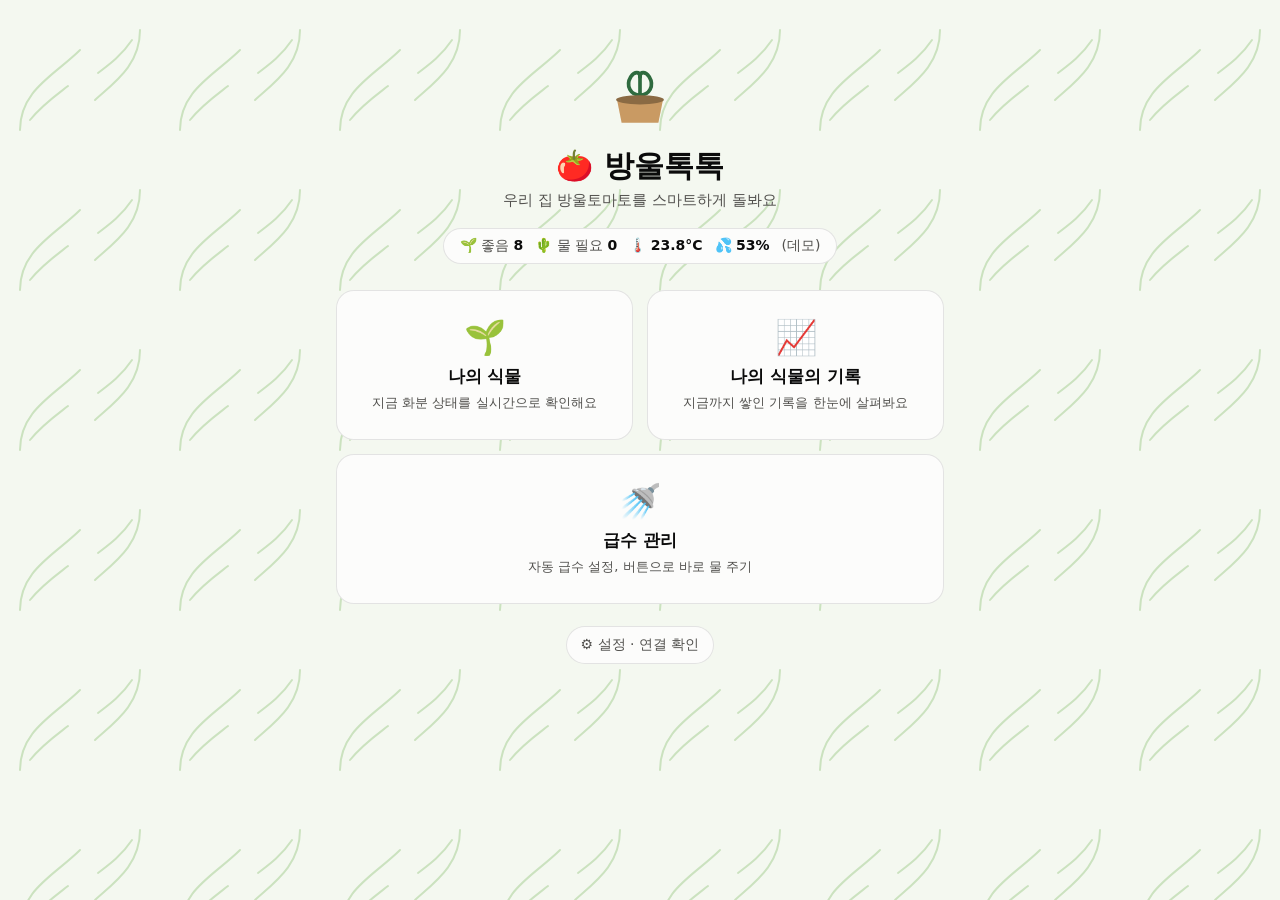
<file: index.html>
<!DOCTYPE html>
<html lang="ko">
<head>
<meta charset="UTF-8">
<meta name="viewport" content="width=device-width, initial-scale=1.0, viewport-fit=cover">
<title>방울톡톡</title>
<meta name="theme-color" content="#2f6b3f">
<link rel="manifest" href="manifest.json">
<link rel="icon" href="icons/icon-192.png">
<link rel="apple-touch-icon" href="icons/apple-touch-icon.png">
<meta name="apple-mobile-web-app-capable" content="yes">
<meta name="mobile-web-app-capable" content="yes">
<meta name="apple-mobile-web-app-title" content="방울톡톡">
<link rel="stylesheet" href="style.css">
</head>
<body>

<div class="home-wrap">
  <div class="home-hero">
    <svg viewBox="0 0 100 100" fill="none" aria-hidden="true">
      <path d="M50 60 C40 60 34 50 40 40 C44 34 50 34 50 40" stroke="#2f6b3f" stroke-width="4" stroke-linecap="round"/>
      <path d="M50 60 C60 60 66 50 60 40 C56 34 50 34 50 40" stroke="#2f6b3f" stroke-width="4" stroke-linecap="round"/>
      <line x1="50" y1="40" x2="50" y2="65" stroke="#2f6b3f" stroke-width="4" stroke-linecap="round"/>
      <path d="M25 65 L75 65 L70 90 L30 90 Z" fill="#c99a63"/>
      <ellipse cx="50" cy="65" rx="26" ry="5" fill="#8a6a43"/>
    </svg>
    <h1>🍅 방울톡톡</h1>
    <p class="home-tagline">우리 집 방울토마토를 스마트하게 돌봐요</p>
  </div>

  <a class="home-summary" id="homeSummary" href="plant.html">화분 상태 불러오는 중...</a>

  <div class="home-nav">
    <a class="nav-card" href="plant.html">
      <div class="nav-card-icon">🌱</div>
      <div class="nav-card-title">나의 식물</div>
      <div class="nav-card-desc">지금 화분 상태를 실시간으로 확인해요</div>
    </a>
    <a class="nav-card" href="records.html">
      <div class="nav-card-icon">📈</div>
      <div class="nav-card-title">나의 식물의 기록</div>
      <div class="nav-card-desc">지금까지 쌓인 기록을 한눈에 살펴봐요</div>
    </a>
    <a class="nav-card" href="water.html" style="grid-column: 1 / -1">
      <div class="nav-card-icon">🚿</div>
      <div class="nav-card-title">급수 관리</div>
      <div class="nav-card-desc">자동 급수 설정, 버튼으로 바로 물 주기</div>
    </a>
  </div>

  <div class="home-footer-links">
    <a class="pill-link" href="settings.html">⚙️ 설정 · 연결 확인</a>
  </div>
</div>

<script src="config.js"></script>
<script src="data.js"></script>
<script>
async function loadSummary() {
  let data, demo = false;
  try { data = await fetchLatestByPot(); }
  catch (e) { data = getDemoLatest(); demo = true; }

  const counts = { dry: [], optimal: [], wet: [] };
  POT_IDS.forEach((id) => {
    const key = classifyMoisture(data[id]?.soil);
    if (counts[key]) counts[key].push(id);
  });

  const parts = [`🌱 좋음 <b>${counts.optimal.length}</b>`];
  parts.push(counts.dry.length ? `🌵 물 필요 <b>${counts.dry.join(", ")}</b>` : `🌵 물 필요 <b>0</b>`);
  if (counts.wet.length) parts.push(`💧 너무 많음 <b>${counts.wet.join(", ")}</b>`);
  const env = data._env || {};
  if (env.temp != null) parts.push(`🌡️ <b>${env.temp.toFixed(1)}°C</b>`);
  if (env.humidity != null) parts.push(`💦 <b>${env.humidity.toFixed(0)}%</b>`);
  if (demo) parts.push(`<span>(데모)</span>`);
  document.getElementById("homeSummary").innerHTML = parts.map((p) => `<span>${p}</span>`).join("");
}
startAutoRefresh(loadSummary);
</script>
</body>
</html>
</file>
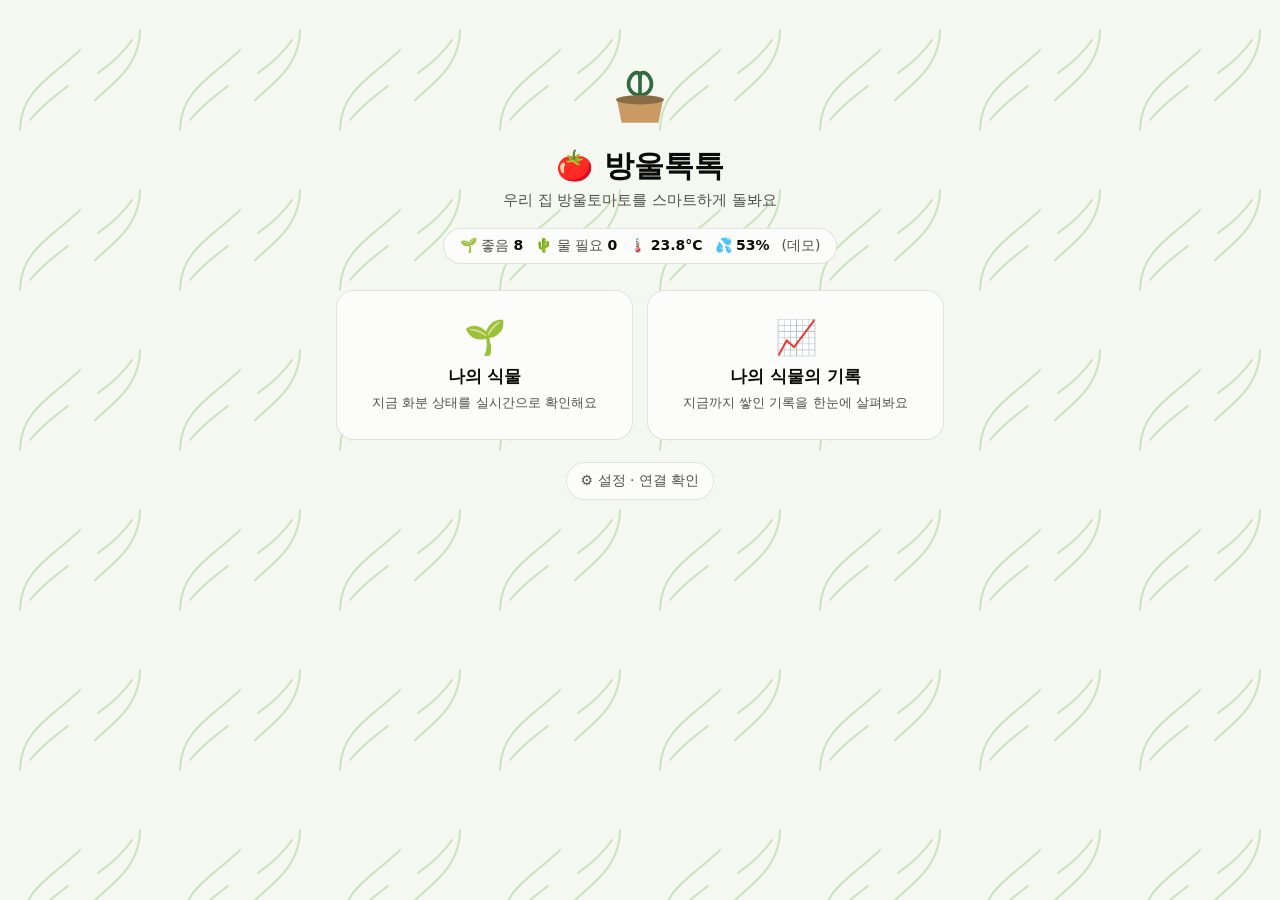
<file: bangultoktok/index.html>
<!DOCTYPE html>
<html lang="ko">
<head>
<meta charset="UTF-8">
<meta name="viewport" content="width=device-width, initial-scale=1.0, viewport-fit=cover">
<title>방울톡톡</title>
<meta name="theme-color" content="#2f6b3f">
<link rel="manifest" href="manifest.json">
<link rel="icon" href="icons/icon-192.png">
<link rel="apple-touch-icon" href="icons/apple-touch-icon.png">
<meta name="apple-mobile-web-app-capable" content="yes">
<meta name="mobile-web-app-capable" content="yes">
<meta name="apple-mobile-web-app-title" content="방울톡톡">
<link rel="stylesheet" href="style.css">
</head>
<body>

<div class="home-wrap">
  <div class="home-hero">
    <svg viewBox="0 0 100 100" fill="none" aria-hidden="true">
      <path d="M50 60 C40 60 34 50 40 40 C44 34 50 34 50 40" stroke="#2f6b3f" stroke-width="4" stroke-linecap="round"/>
      <path d="M50 60 C60 60 66 50 60 40 C56 34 50 34 50 40" stroke="#2f6b3f" stroke-width="4" stroke-linecap="round"/>
      <line x1="50" y1="40" x2="50" y2="65" stroke="#2f6b3f" stroke-width="4" stroke-linecap="round"/>
      <path d="M25 65 L75 65 L70 90 L30 90 Z" fill="#c99a63"/>
      <ellipse cx="50" cy="65" rx="26" ry="5" fill="#8a6a43"/>
    </svg>
    <h1>🍅 방울톡톡</h1>
    <p class="home-tagline">우리 집 방울토마토를 스마트하게 돌봐요</p>
  </div>

  <a class="home-summary" id="homeSummary" href="plant.html">화분 상태 불러오는 중...</a>

  <div class="home-nav">
    <a class="nav-card" href="plant.html">
      <div class="nav-card-icon">🌱</div>
      <div class="nav-card-title">나의 식물</div>
      <div class="nav-card-desc">지금 화분 상태를 실시간으로 확인해요</div>
    </a>
    <a class="nav-card" href="records.html">
      <div class="nav-card-icon">📈</div>
      <div class="nav-card-title">나의 식물의 기록</div>
      <div class="nav-card-desc">지금까지 쌓인 기록을 한눈에 살펴봐요</div>
    </a>
  </div>

  <div class="home-footer-links">
    <a class="pill-link" href="settings.html">⚙️ 설정 · 연결 확인</a>
  </div>
</div>

<script src="config.js"></script>
<script src="data.js"></script>
<script>
async function loadSummary() {
  let data, demo = false;
  try { data = await fetchLatestByPot(); }
  catch (e) { data = getDemoLatest(); demo = true; }

  const counts = { dry: [], optimal: [], wet: [] };
  POT_IDS.forEach((id) => {
    const key = classifyMoisture(data[id]?.soil);
    if (counts[key]) counts[key].push(id);
  });

  const parts = [`🌱 좋음 <b>${counts.optimal.length}</b>`];
  parts.push(counts.dry.length ? `🌵 물 필요 <b>${counts.dry.join(", ")}</b>` : `🌵 물 필요 <b>0</b>`);
  if (counts.wet.length) parts.push(`💧 너무 많음 <b>${counts.wet.join(", ")}</b>`);
  const env = data._env || {};
  if (env.temp != null) parts.push(`🌡️ <b>${env.temp.toFixed(1)}°C</b>`);
  if (env.humidity != null) parts.push(`💦 <b>${env.humidity.toFixed(0)}%</b>`);
  if (demo) parts.push(`<span>(데모)</span>`);
  document.getElementById("homeSummary").innerHTML = parts.map((p) => `<span>${p}</span>`).join("");
}
startAutoRefresh(loadSummary);
</script>
</body>
</html>
</file>
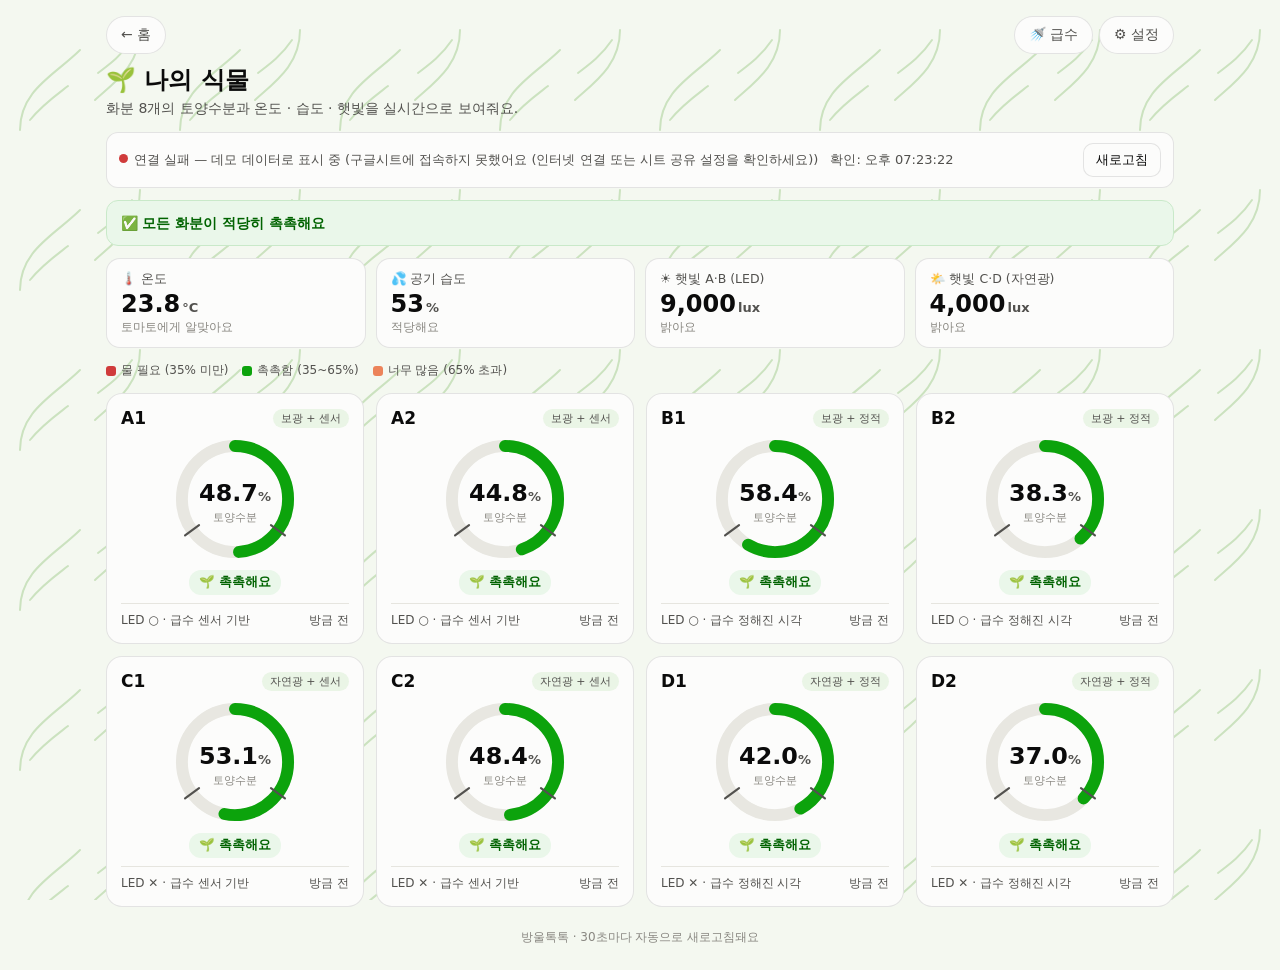
<file: plant.html>
<!DOCTYPE html>
<html lang="ko">
<head>
<meta charset="UTF-8">
<meta name="viewport" content="width=device-width, initial-scale=1.0, viewport-fit=cover">
<title>나의 식물 · 방울톡톡</title>
<meta name="theme-color" content="#2f6b3f">
<link rel="manifest" href="manifest.json">
<link rel="icon" href="icons/icon-192.png">
<link rel="apple-touch-icon" href="icons/apple-touch-icon.png">
<meta name="apple-mobile-web-app-capable" content="yes">
<meta name="mobile-web-app-capable" content="yes">
<meta name="apple-mobile-web-app-title" content="방울톡톡">
<link rel="stylesheet" href="style.css">
</head>
<body>

<div class="page-wrap">
  <div class="top-bar">
    <a class="pill-link" href="index.html">← 홈</a>
    <span style="display:flex;gap:6px">
      <a class="pill-link" href="water.html">🚿 급수</a>
      <a class="pill-link" href="settings.html">⚙️ 설정</a>
    </span>
  </div>

  <h1>🌱 나의 식물</h1>
  <p class="desc">화분 8개의 토양수분과 온도 · 습도 · 햇빛을 실시간으로 보여줘요.</p>

  <div class="status-bar">
    <span><span id="statusDot" class="status-dot"></span><span id="statusText">연결 확인 중...</span></span>
    <span id="lastUpdated"></span>
    <button class="btn" id="refreshBtn">새로고침</button>
  </div>

  <div class="alerts" id="alerts"></div>

  <div class="env-tiles" id="envTiles"></div>

  <div class="legend" id="legend"></div>

  <div class="grid" id="grid"></div>

  <footer id="footerText"></footer>
</div>

<script src="config.js"></script>
<script src="data.js"></script>
<script src="gauge.js"></script>
<script>
const settings = getSettings();

document.getElementById("legend").innerHTML = `
  <span><i style="background:${STATUS_INFO.dry.color}"></i> 물 필요 (${settings.dryMax}% 미만)</span>
  <span><i style="background:${STATUS_INFO.optimal.color}"></i> 촉촉함 (${settings.dryMax}~${settings.wetMin}%)</span>
  <span><i style="background:${STATUS_INFO.wet.color}"></i> 너무 많음 (${settings.wetMin}% 초과)</span>`;
document.getElementById("footerText").textContent =
  `방울톡톡 · ${settings.refreshSec}초마다 자동으로 새로고침돼요`;

function renderAlerts(data, live) {
  const dry = POT_IDS.filter((id) => classifyMoisture(data[id]?.soil) === "dry");
  const wet = POT_IDS.filter((id) => classifyMoisture(data[id]?.soil) === "wet");
  const html = [];

  if (dry.length) html.push(`<div class="alert critical">🌵 <b>물이 필요한 화분: ${dry.join(", ")}</b><br>토양수분이 ${settings.dryMax}% 아래로 내려갔어요.</div>`);
  if (wet.length) html.push(`<div class="alert serious">💧 <b>물이 너무 많은 화분: ${wet.join(", ")}</b><br>당분간 물을 주지 않는 게 좋아요.</div>`);
  if (!dry.length && !wet.length) html.push(`<div class="alert good">✅ <b>모든 화분이 적당히 촉촉해요</b></div>`);

  // 센서 데이터가 오래 안 들어오면 경고 (ESP32 전원/와이파이 문제 확인용)
  if (live) {
    const times = POT_IDS.map((id) => data[id]?.time).filter(Boolean);
    if (times.length) {
      const newest = new Date(Math.max(...times.map((t) => t.getTime())));
      const minutes = (Date.now() - newest.getTime()) / 60000;
      if (minutes > CONFIG.STALE_MINUTES) {
        html.push(`<div class="alert warning">⚠️ <b>마지막 측정이 ${formatAgo(newest)}예요.</b><br>ESP32 전원과 와이파이 연결을 확인해 주세요.</div>`);
      }
    }
    const stalePots = POT_IDS.filter((id) => data[id]?.time && (Date.now() - data[id].time.getTime()) / 60000 > CONFIG.STALE_MINUTES);
    if (stalePots.length && stalePots.length < POT_IDS.length) {
      html.push(`<div class="alert warning">⚠️ <b>${stalePots.join(", ")}</b> 센서 값이 ${CONFIG.STALE_MINUTES}분 넘게 안 들어오고 있어요. 센서 선이 빠졌는지 확인해 주세요.</div>`);
    }
    const uncalibrated = POT_IDS.filter((id) => data[id]?.soilSource === "raw" && !isCalibrated(id));
    if (uncalibrated.length) {
      html.unshift(`<div class="alert warning">📟 <b>센서 보정값을 아직 안 넣었어요.</b><br>지금 %는 기본값으로 계산한 대략적인 값이에요. <a href="settings.html#calibration" style="text-decoration:underline">설정 → 센서 보정</a>에서 확인해 주세요.</div>`);
    }
    const missing = POT_IDS.filter((id) => !data[id]);
    if (missing.length && missing.length < POT_IDS.length) {
      html.push(`<div class="alert warning">⚠️ 시트에서 데이터를 찾지 못한 화분: <b>${missing.join(", ")}</b></div>`);
    }
  }
  document.getElementById("alerts").innerHTML = html.join("");
}

// 온도 · 습도 · 햇빛 카드 (온습도 센서는 1개, 햇빛은 구역별로 따로)
function renderEnv(env) {
  env = env || {};
  const n = (v, d) => (v == null ? "-" : v.toFixed(d));
  const lux = (v) => (v == null ? "-" : Math.round(v).toLocaleString());
  const lightWord = (v) => v == null ? "" : v < 50 ? "어두워요 (밤)" : v < 2000 ? "조금 어두워요" : v < 10000 ? "밝아요" : "아주 밝아요";
  const tempWord = (v) => v == null ? "" : v < 15 ? "토마토에게 추워요" : v > 30 ? "토마토에게 더워요" : "토마토에게 알맞아요";
  document.getElementById("envTiles").innerHTML = `
    <div class="env-tile">
      <div class="env-label">🌡️ 온도</div>
      <div class="env-value">${n(env.temp, 1)}<small>°C</small></div>
      <div class="env-sub">${tempWord(env.temp)}</div>
    </div>
    <div class="env-tile">
      <div class="env-label">💦 공기 습도</div>
      <div class="env-value">${n(env.humidity, 0)}<small>%</small></div>
      <div class="env-sub">${env.humidity == null ? "" : env.humidity > 85 ? "습해요 (곰팡이 주의)" : env.humidity < 40 ? "건조해요" : "적당해요"}</div>
    </div>
    <div class="env-tile">
      <div class="env-label">☀️ 햇빛 A·B (LED)</div>
      <div class="env-value">${lux(env.lightLed)}<small>lux</small></div>
      <div class="env-sub">${lightWord(env.lightLed)}</div>
    </div>
    <div class="env-tile">
      <div class="env-label">🌤️ 햇빛 C·D (자연광)</div>
      <div class="env-value">${lux(env.lightNatural)}<small>lux</small></div>
      <div class="env-sub">${lightWord(env.lightNatural)}</div>
    </div>`;
}

function render(data, live) {
  const grid = document.getElementById("grid");
  grid.innerHTML = POT_IDS.map((id) => {
    const cfg = POT_CONFIG[id];
    const d = data[id] || {};
    const key = classifyMoisture(d.soil);

    const sub = [];
    if (d.soilSource === "raw") sub.push(`📟 센서값 ${d.soilRaw}`);

    const old = d.time && (Date.now() - d.time.getTime()) / 60000 > CONFIG.STALE_MINUTES;
    const right = d.pump
      ? `<span class="pumping">🚿 급수 중</span>`
      : d.time ? `<span class="${old ? "old" : ""}">${formatAgo(d.time)}</span>` : "";

    return `
      <div class="card ${key}">
        <div class="card-top">
          <span class="pot-id">${id}</span>
          <span class="group-tag">${cfg.group}</span>
        </div>
        ${renderGauge(d.soil)}
        <span class="status-badge ${key}">${STATUS_INFO[key].label}</span>
        ${sub.length ? `<div class="sub-values">${sub.map((s) => `<span>${s}</span>`).join("")}</div>` : ""}
        <div class="meta-row">
          <span>LED ${cfg.led ? "○" : "✕"} · 급수 ${cfg.waterMode}</span>
          ${right}
        </div>
      </div>`;
  }).join("");

  renderEnv(data._env);
  renderAlerts(data, live);
  document.getElementById("lastUpdated").textContent =
    "확인: " + new Date().toLocaleTimeString("ko-KR", { hour: "2-digit", minute: "2-digit", second: "2-digit" });
}

async function refresh() {
  try {
    const data = await fetchLatestByPot();
    setStatus("live");
    render(data, true);
  } catch (err) {
    console.warn(err);
    setStatus(isConfigured() ? "error" : "demo", isConfigured() ? err.message : "");
    render(getDemoLatest(), false);
  }
}

const runNow = startAutoRefresh(refresh);
document.getElementById("refreshBtn").addEventListener("click", runNow);
</script>
</body>
</html>
</file>
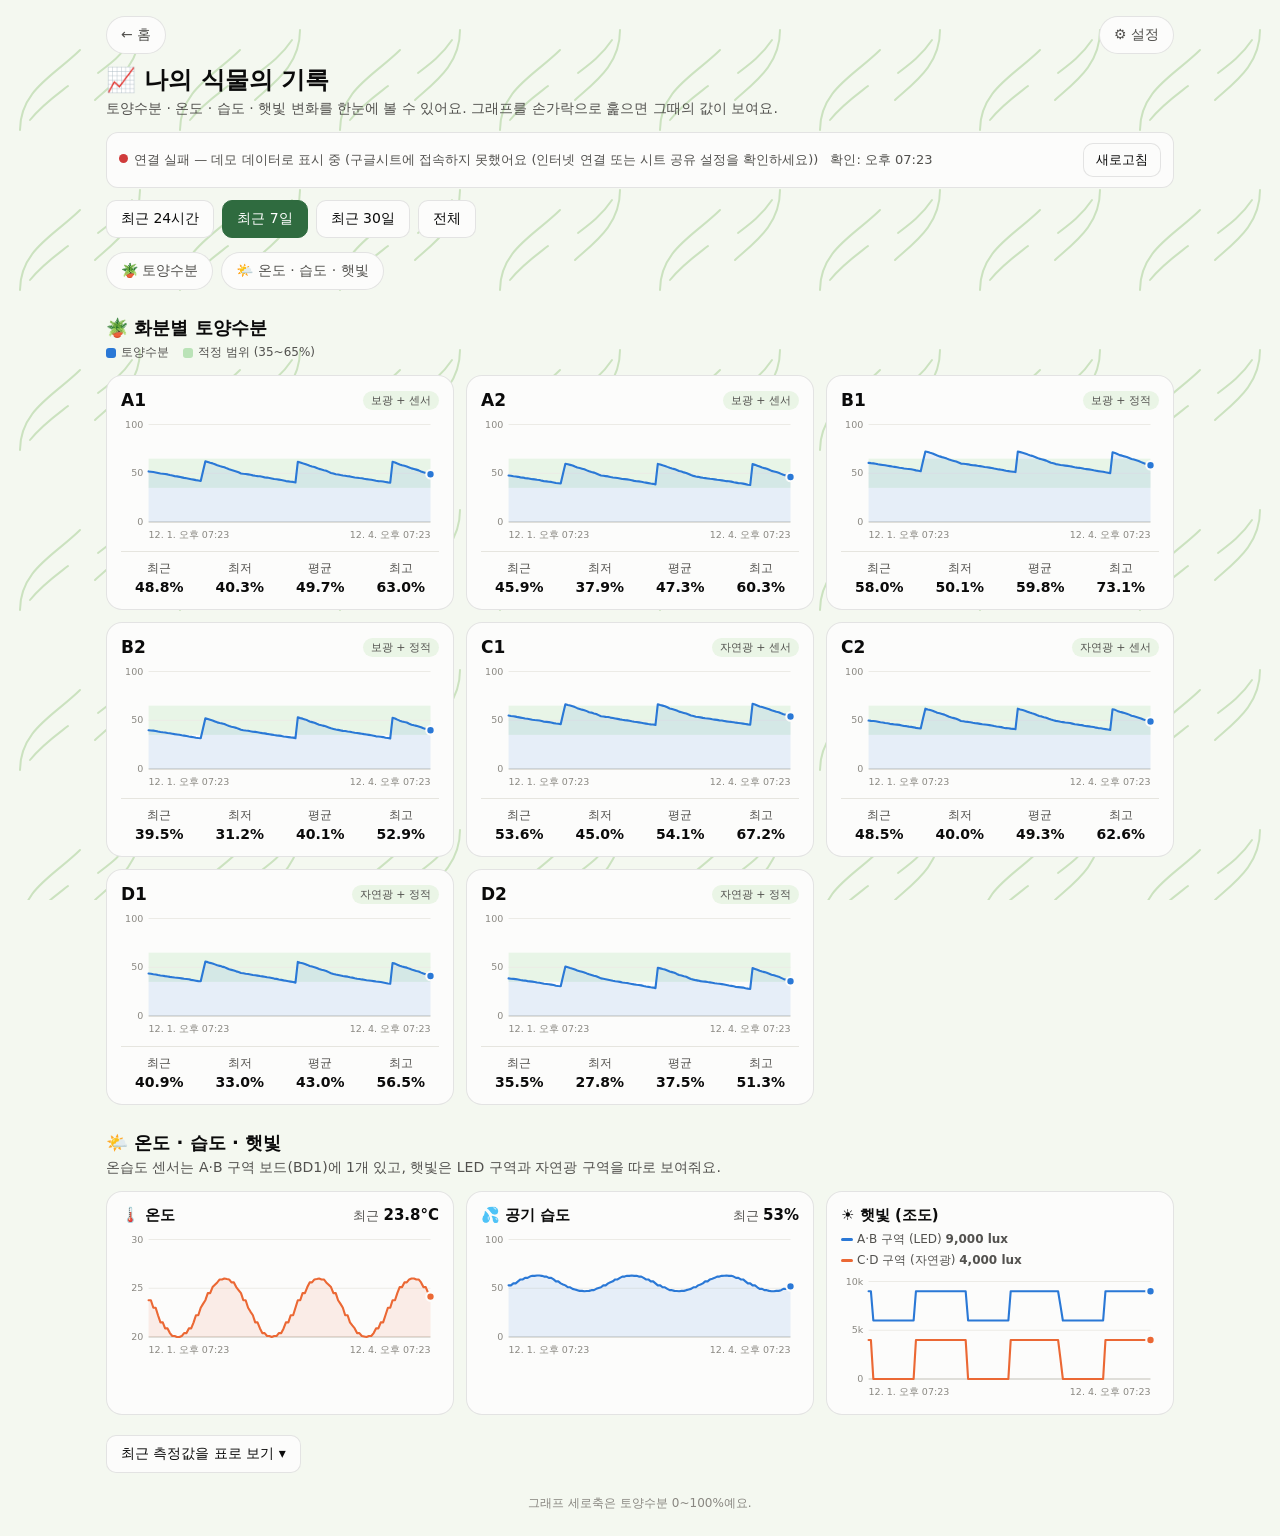
<file: records.html>
<!DOCTYPE html>
<html lang="ko">
<head>
<meta charset="UTF-8">
<meta name="viewport" content="width=device-width, initial-scale=1.0, viewport-fit=cover">
<title>나의 식물의 기록 · 방울톡톡</title>
<meta name="theme-color" content="#2f6b3f">
<link rel="manifest" href="manifest.json">
<link rel="icon" href="icons/icon-192.png">
<link rel="apple-touch-icon" href="icons/apple-touch-icon.png">
<meta name="apple-mobile-web-app-capable" content="yes">
<meta name="mobile-web-app-capable" content="yes">
<meta name="apple-mobile-web-app-title" content="방울톡톡">
<link rel="stylesheet" href="style.css">
</head>
<body>

<div class="page-wrap">
  <div class="top-bar">
    <a class="pill-link" href="index.html">← 홈</a>
    <a class="pill-link" href="settings.html">⚙️ 설정</a>
  </div>

  <h1>📈 나의 식물의 기록</h1>
  <p class="desc">토양수분 · 온도 · 습도 · 햇빛 변화를 한눈에 볼 수 있어요. 그래프를 손가락으로 훑으면 그때의 값이 보여요.</p>

  <div class="status-bar">
    <span><span id="statusDot" class="status-dot"></span><span id="statusText">연결 확인 중...</span></span>
    <span id="lastUpdated"></span>
    <button class="btn" id="refreshBtn">새로고침</button>
  </div>

  <div class="range-toggle">
    <button class="btn" data-range="24">최근 24시간</button>
    <button class="btn active" data-range="168">최근 7일</button>
    <button class="btn" data-range="720">최근 30일</button>
    <button class="btn" data-range="all">전체</button>
  </div>

  <div class="jump-links">
    <a class="pill-link" href="#soilSection">🪴 토양수분</a>
    <a class="pill-link" href="#envSection">🌤️ 온도 · 습도 · 햇빛</a>
  </div>
  <p class="desc" id="modeNote"></p>

  <h2 class="section-title" id="soilSection">🪴 화분별 토양수분</h2>
  <div class="legend" id="legend"></div>
  <div class="records-grid" id="recordsGrid"></div>

  <h2 class="section-title" id="envSection">🌤️ 온도 · 습도 · 햇빛</h2>
  <p class="desc">온습도 센서는 A·B 구역 보드(BD1)에 1개 있고, 햇빛은 LED 구역과 자연광 구역을 따로 보여줘요.</p>
  <div class="env-grid" id="envGrid"></div>

  <button class="btn" id="tableToggle">최근 측정값을 표로 보기 ▾</button>
  <div id="tableArea" hidden style="margin-top:10px"></div>

  <footer>그래프 세로축은 토양수분 0~100%예요.</footer>
</div>

<script src="config.js"></script>
<script src="data.js"></script>
<script src="charts.js"></script>
<script>
const settings = getSettings();
let rangeHours = 168;      // 기본: 최근 7일 (null = 전체)
let lastHistory = null;
let demoMode = false;

document.getElementById("legend").innerHTML = `
  <span><i style="background:#2a78d6"></i> 토양수분</span>
  <span><i style="background:#0ca30c;opacity:.25"></i> 적정 범위 (${settings.dryMax}~${settings.wetMin}%)</span>`;

function filterRange(history) {
  if (!rangeHours) return history;
  const cutoff = Date.now() - rangeHours * 3600 * 1000;
  const out = {};
  POT_IDS.forEach((id) => {
    out[id] = (history[id] || []).filter((r) => !r.time || r.time.getTime() >= cutoff);
  });
  return out;
}

function render(history) {
  lastHistory = history;
  const shown = demoMode ? filterRange(history) : history;
  const grid = document.getElementById("recordsGrid");
  grid.innerHTML = "";

  POT_IDS.forEach((id) => {
    const hist = shown[id] || [];
    const stats = calcStats(hist);
    const chart = renderTrendChart(hist);
    const fmt = (v) => (v == null ? "-" : v.toFixed(1) + "%");

    const card = document.createElement("div");
    card.className = "record-card";
    card.innerHTML = `
      <div class="record-card-top">
        <span class="pot-id">${id}</span>
        <span class="group-tag">${POT_CONFIG[id].group}</span>
      </div>
      <div class="chart-box">${chart.html}</div>
      <div class="stat-row">
        <span>최근<b>${fmt(stats?.current)}</b></span>
        <span>최저<b>${fmt(stats?.min)}</b></span>
        <span>평균<b>${fmt(stats?.avg)}</b></span>
        <span>최고<b>${fmt(stats?.max)}</b></span>
      </div>`;
    grid.appendChild(card);
    attachChartHover(card.querySelector(".chart-box"), chart.points);
  });

  renderEnvCharts(shown);

  const meta = history._meta || {};
  const note = document.getElementById("modeNote");
  if (demoMode) note.textContent = "";
  else if (meta.mode === "hour") note.textContent = "그래프의 점 하나 = 1시간 평균이에요.";
  else if (meta.mode === "day") note.textContent = "그래프의 점 하나 = 하루 평균이에요.";
  else if (meta.limited) note.textContent = `기록이 많아서 시트의 최근 ${CONFIG.HISTORY_ROWS.toLocaleString()}줄만 보여줘요. (시트 첫 열이 날짜 형식이면 전체를 볼 수 있어요)`;
  else note.textContent = "";

  document.getElementById("lastUpdated").textContent =
    "확인: " + new Date().toLocaleTimeString("ko-KR", { hour: "2-digit", minute: "2-digit" });
}

// 온도 · 습도 · 햇빛 그래프 3개
function renderEnvCharts(history) {
  const rows = buildEnvSeries(history);
  const last = (k) => { for (let i = rows.length - 1; i >= 0; i--) if (rows[i][k] != null) return rows[i][k]; return null; };
  const charts = [
    { title: "🌡️ 온도", unit: "°C", decimals: 1, opts: { minSpan: 4 },
      series: [{ key: "temp", name: "온도", color: "#eb6834" }] },
    { title: "💦 공기 습도", unit: "%", decimals: 0, opts: { min: 0, max: 100 },
      series: [{ key: "humidity", name: "습도", color: "#2a78d6" }] },
    { title: "☀️ 햇빛 (조도)", unit: " lux", decimals: 0, opts: { min: 0 },
      series: [
        { key: "lightLed", name: "A·B 구역 (LED)", color: "#2a78d6" },
        { key: "lightNatural", name: "C·D 구역 (자연광)", color: "#eb6834" },
      ] },
  ];
  const grid = document.getElementById("envGrid");
  grid.innerHTML = "";
  charts.forEach((c) => {
    const chart = renderSeriesChart(rows, c.series, { ...c.opts, unit: c.unit, decimals: c.decimals });
    const fmt = (v) => (v == null ? "-" : v.toLocaleString(undefined, { maximumFractionDigits: c.decimals }) + c.unit);
    const card = document.createElement("div");
    card.className = "record-card";
    card.innerHTML = `
      <div class="record-card-top">
        <span class="pot-id" style="font-size:15px">${c.title}</span>
        <span class="chart-current">${c.series.length === 1 ? `최근 <b>${fmt(last(c.series[0].key))}</b>` : ""}</span>
      </div>
      ${c.series.length > 1 ? `<div class="chart-legend">${c.series.map((s) =>
        `<span><i style="background:${s.color}"></i>${s.name} <b>${fmt(last(s.key))}</b></span>`).join("")}</div>` : ""}
      <div class="chart-box">${chart.html}</div>`;
    grid.appendChild(card);
    attachSeriesHover(card.querySelector(".chart-box"), chart);
  });
}

async function renderTable() {
  const area = document.getElementById("tableArea");
  area.innerHTML = `<p class="desc">불러오는 중...</p>`;
  let rows = [];
  if (demoMode) {
    POT_IDS.forEach((id) => (lastHistory?.[id] || []).forEach((r) => rows.push(r)));
    rows.sort((a, b) => (b.time?.getTime() || 0) - (a.time?.getTime() || 0));
  } else {
    try { rows = await fetchRecentRows(300); }
    catch (e) { area.innerHTML = `<p class="desc">표를 불러오지 못했어요: ${escapeHtml(e.message)}</p>`; return; }
  }
  if (!rows.length) { area.innerHTML = `<p class="chart-empty">표시할 기록이 없어요</p>`; return; }

  const n = (v, d, u) => (v == null ? "-" : v.toFixed(d) + u);
  area.innerHTML = `
    <div class="table-wrap">
      <table class="data-table">
        <thead><tr><th>시간</th><th>화분</th><th>토양수분</th><th>센서값</th><th>온도</th><th>습도</th><th>조도</th><th>펌프</th></tr></thead>
        <tbody>${rows.slice(0, 300).map((r) => `
          <tr>
            <td>${escapeHtml(formatTime(r.time, r.timestamp))}</td>
            <td>${r.pot}</td>
            <td>${n(r.soil, 1, "%")}</td>
            <td>${r.soilRaw == null ? "-" : r.soilRaw}</td>
            <td>${n(r.temp, 1, "°C")}</td>
            <td>${n(r.humidity, 0, "%")}</td>
            <td>${r.light == null ? "-" : Math.round(r.light).toLocaleString()}</td>
            <td>${r.pump ? "급수" : "-"}</td>
          </tr>`).join("")}
        </tbody>
      </table>
    </div>
    <p class="desc" style="margin-top:6px">시트 맨 끝(가장 최근) 300줄을 보여줘요.</p>`;
}

async function refresh() {
  try {
    const history = await fetchHistoryByPot(rangeHours);
    demoMode = false;
    setStatus("live");
    render(history);
  } catch (err) {
    console.warn(err);
    demoMode = true;
    setStatus(isConfigured() ? "error" : "demo", isConfigured() ? err.message : "");
    render(getDemoHistory());
  }
}

document.querySelectorAll("[data-range]").forEach((btn) => {
  btn.addEventListener("click", () => {
    document.querySelectorAll("[data-range]").forEach((b) => b.classList.remove("active"));
    btn.classList.add("active");
    rangeHours = btn.dataset.range === "all" ? null : Number(btn.dataset.range);
    if (demoMode && lastHistory) render(lastHistory);
    else runNow();
  });
});

document.getElementById("tableToggle").addEventListener("click", (e) => {
  const area = document.getElementById("tableArea");
  area.hidden = !area.hidden;
  e.target.textContent = area.hidden ? "최근 측정값을 표로 보기 ▾" : "표 접기 ▴";
  if (!area.hidden) renderTable();
});

const runNow = startAutoRefresh(refresh, 120); // 기록은 양이 많아서 최소 2분 간격
document.getElementById("refreshBtn").addEventListener("click", runNow);
</script>
</body>
</html>
</file>
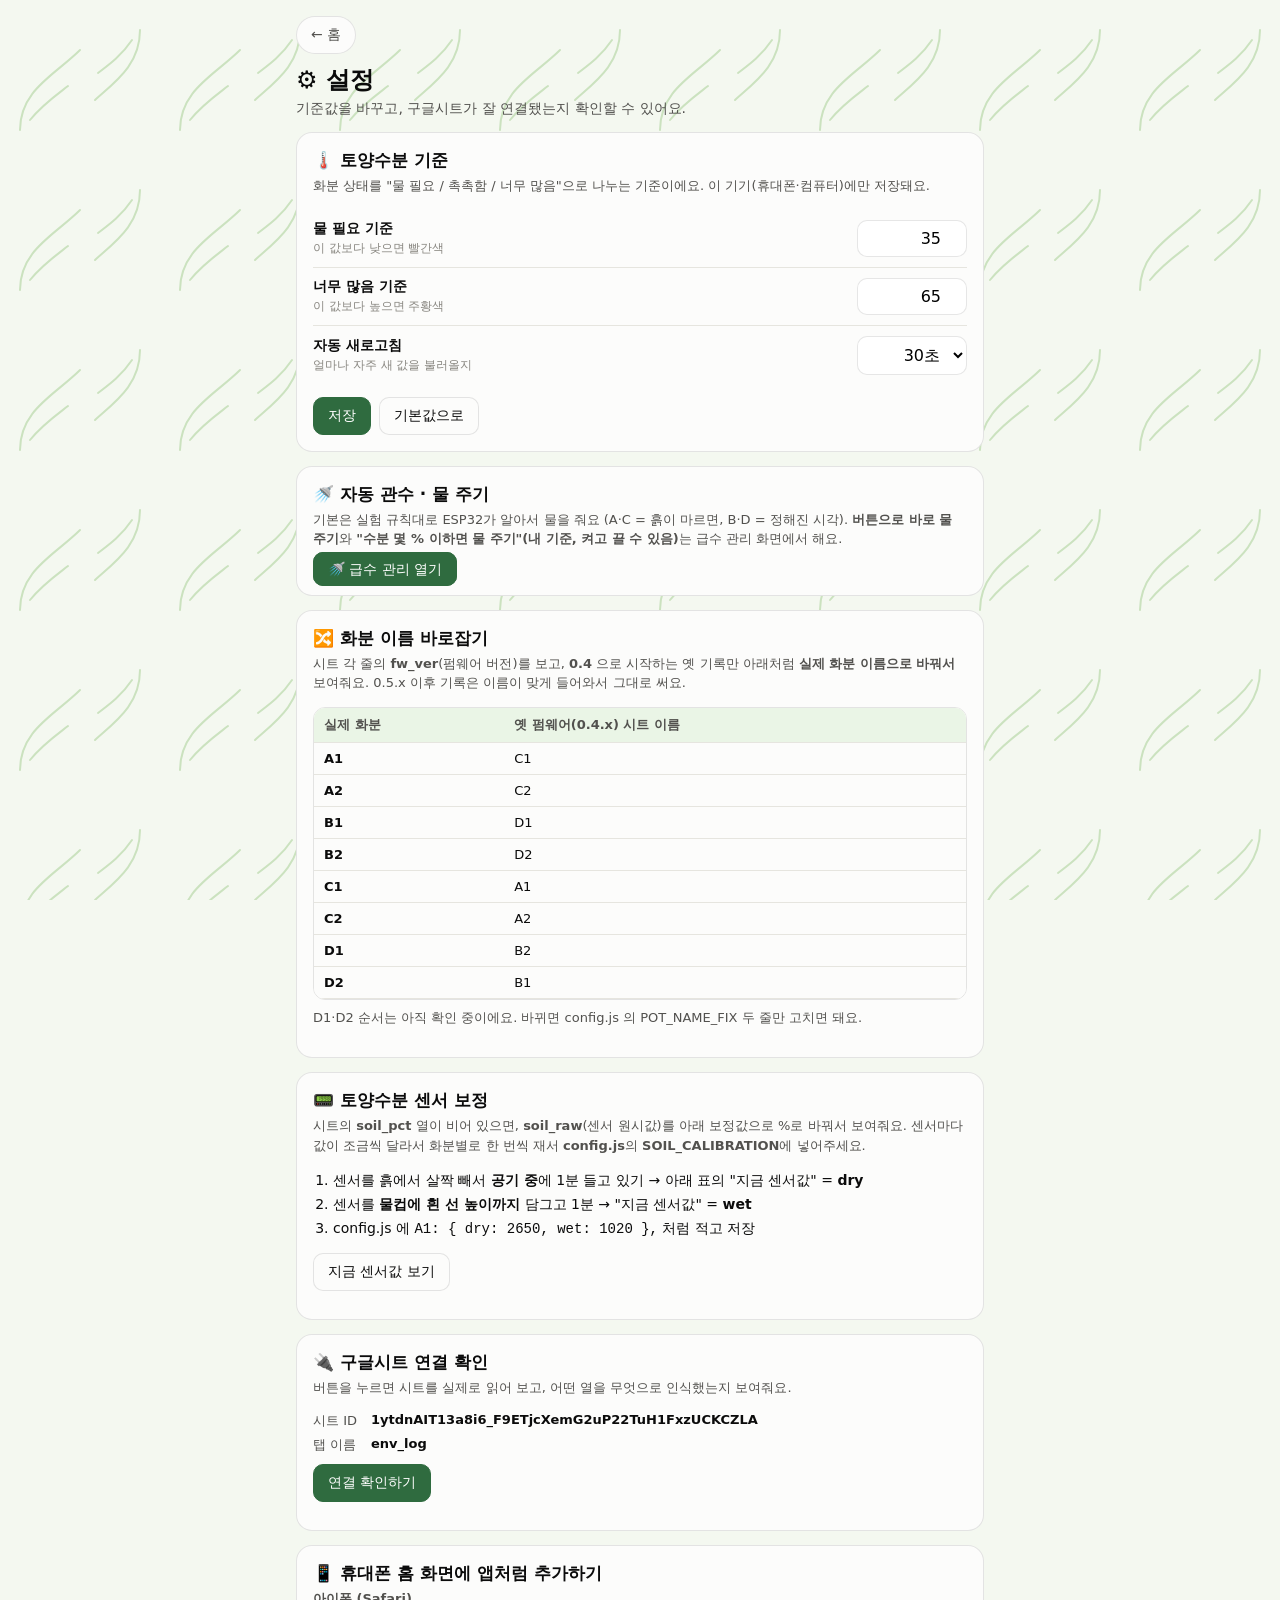
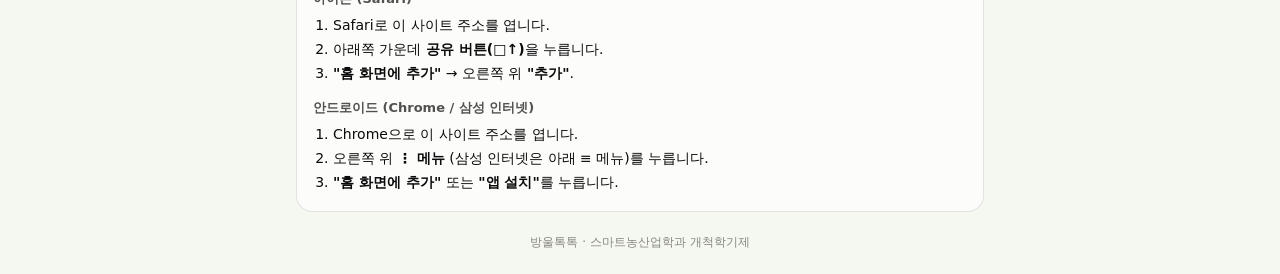
<file: settings.html>
<!DOCTYPE html>
<html lang="ko">
<head>
<meta charset="UTF-8">
<meta name="viewport" content="width=device-width, initial-scale=1.0, viewport-fit=cover">
<title>설정 · 방울톡톡</title>
<meta name="theme-color" content="#2f6b3f">
<link rel="manifest" href="manifest.json">
<link rel="icon" href="icons/icon-192.png">
<link rel="apple-touch-icon" href="icons/apple-touch-icon.png">
<meta name="apple-mobile-web-app-capable" content="yes">
<meta name="mobile-web-app-capable" content="yes">
<meta name="apple-mobile-web-app-title" content="방울톡톡">
<link rel="stylesheet" href="style.css">
</head>
<body>

<div class="page-wrap" style="max-width:720px">
  <div class="top-bar">
    <a class="pill-link" href="index.html">← 홈</a>
  </div>

  <h1>⚙️ 설정</h1>
  <p class="desc">기준값을 바꾸고, 구글시트가 잘 연결됐는지 확인할 수 있어요.</p>

  <!-- 1. 기준값 -->
  <section class="panel">
    <h2>🌡️ 토양수분 기준</h2>
    <p class="hint">화분 상태를 "물 필요 / 촉촉함 / 너무 많음"으로 나누는 기준이에요. 이 기기(휴대폰·컴퓨터)에만 저장돼요.</p>

    <div class="field">
      <label for="dryMax">물 필요 기준<small>이 값보다 낮으면 빨간색</small></label>
      <input id="dryMax" type="number" inputmode="numeric" min="0" max="100" step="1">
    </div>
    <div class="field">
      <label for="wetMin">너무 많음 기준<small>이 값보다 높으면 주황색</small></label>
      <input id="wetMin" type="number" inputmode="numeric" min="0" max="100" step="1">
    </div>
    <div class="field">
      <label for="refreshSec">자동 새로고침<small>얼마나 자주 새 값을 불러올지</small></label>
      <select id="refreshSec">
        <option value="10">10초</option>
        <option value="30">30초</option>
        <option value="60">1분</option>
        <option value="300">5분</option>
      </select>
    </div>

    <div class="btn-row">
      <button class="btn primary" id="saveBtn">저장</button>
      <button class="btn" id="resetBtn">기본값으로</button>
      <span class="saved-msg" id="savedMsg"></span>
    </div>
  </section>

  <!-- 2. 자동 관수 -->
  <section class="panel">
    <h2>🚿 자동 관수 · 물 주기</h2>
    <p class="hint" style="margin:0 0 10px">
      기본은 실험 규칙대로 ESP32가 알아서 물을 줘요 (A·C = 흙이 마르면, B·D = 정해진 시각).
      <b>버튼으로 바로 물 주기</b>와 <b>"수분 몇 % 이하면 물 주기"(내 기준, 켜고 끌 수 있음)</b>는 급수 관리 화면에서 해요.
    </p>
    <a class="btn primary" href="water.html">🚿 급수 관리 열기</a>
  </section>

  <!-- 화분 이름 바로잡기 -->
  <section class="panel" id="potFix">
    <h2>🔀 화분 이름 바로잡기</h2>
    <div id="potFixBody"></div>
  </section>

  <!-- 3. 센서 보정 -->
  <section class="panel" id="calibration">
    <h2>📟 토양수분 센서 보정</h2>
    <p class="hint">
      시트의 <b>soil_pct</b> 열이 비어 있으면, <b>soil_raw</b>(센서 원시값)를 아래 보정값으로 %로 바꿔서 보여줘요.
      센서마다 값이 조금씩 달라서 화분별로 한 번씩 재서 <b>config.js</b>의 <b>SOIL_CALIBRATION</b>에 넣어주세요.
    </p>
    <ol class="steps" style="margin-bottom:12px">
      <li>센서를 흙에서 살짝 빼서 <b>공기 중</b>에 1분 들고 있기 → 아래 표의 "지금 센서값" = <b>dry</b></li>
      <li>센서를 <b>물컵에 흰 선 높이까지</b> 담그고 1분 → "지금 센서값" = <b>wet</b></li>
      <li>config.js 에 <code>A1: { dry: 2650, wet: 1020 },</code> 처럼 적고 저장</li>
    </ol>
    <button class="btn" id="calBtn">지금 센서값 보기</button>
    <div id="calResult" style="margin-top:12px"></div>
  </section>

  <!-- 4. 연결 확인 -->
  <section class="panel">
    <h2>🔌 구글시트 연결 확인</h2>
    <p class="hint">버튼을 누르면 시트를 실제로 읽어 보고, 어떤 열을 무엇으로 인식했는지 보여줘요.</p>
    <dl class="kv">
      <dt>시트 ID</dt><dd id="cfgId"></dd>
      <dt>탭 이름</dt><dd id="cfgTab"></dd>
    </dl>
    <button class="btn primary" id="testBtn">연결 확인하기</button>
    <div id="testResult" style="margin-top:12px"></div>
  </section>

  <!-- 5. 휴대폰 홈 화면에 추가 -->
  <section class="panel">
    <h2>📱 휴대폰 홈 화면에 앱처럼 추가하기</h2>
    <p class="hint" style="margin-bottom:6px"><b>아이폰 (Safari)</b></p>
    <ol class="steps">
      <li>Safari로 이 사이트 주소를 엽니다.</li>
      <li>아래쪽 가운데 <b>공유 버튼(□↑)</b>을 누릅니다.</li>
      <li><b>"홈 화면에 추가"</b> → 오른쪽 위 <b>"추가"</b>.</li>
    </ol>
    <p class="hint" style="margin:12px 0 6px"><b>안드로이드 (Chrome / 삼성 인터넷)</b></p>
    <ol class="steps">
      <li>Chrome으로 이 사이트 주소를 엽니다.</li>
      <li>오른쪽 위 <b>⋮ 메뉴</b> (삼성 인터넷은 아래 ≡ 메뉴)를 누릅니다.</li>
      <li><b>"홈 화면에 추가"</b> 또는 <b>"앱 설치"</b>를 누릅니다.</li>
    </ol>
  </section>

  <footer>방울톡톡 · 스마트농산업학과 개척학기제</footer>
</div>

<script src="config.js"></script>
<script src="data.js"></script>
<script>
const $ = (id) => document.getElementById(id);

function fillForm(s) {
  $("dryMax").value = s.dryMax;
  $("wetMin").value = s.wetMin;
  $("refreshSec").value = String(s.refreshSec);
}
fillForm(getSettings());

$("saveBtn").addEventListener("click", () => {
  const dryMax = Number($("dryMax").value);
  const wetMin = Number($("wetMin").value);
  const refreshSec = Number($("refreshSec").value);
  if (!(dryMax >= 0 && dryMax <= 100 && wetMin >= 0 && wetMin <= 100)) {
    $("savedMsg").textContent = "0~100 사이 숫자를 넣어주세요"; return;
  }
  if (dryMax >= wetMin) {
    $("savedMsg").textContent = "'물 필요 기준'이 '너무 많음 기준'보다 작아야 해요"; return;
  }
  const ok = saveSettings({ dryMax, wetMin, refreshSec });
  $("savedMsg").textContent = ok ? "✓ 저장했어요" : "이 브라우저에서는 저장이 안 돼요 (개인정보 보호 모드인지 확인)";
});

$("resetBtn").addEventListener("click", () => {
  resetSettings();
  fillForm(getSettings());
  $("savedMsg").textContent = "✓ 기본값으로 돌렸어요";
});

// 화분 이름 바로잡기 상태
(function renderPotFix() {
  const body = $("potFixBody");
  if (!isPotFixActive()) {
    body.innerHTML = `<p class="hint" style="margin:0">꺼져 있어요. 시트에 찍힌 화분 이름을 그대로 보여줘요.</p>`;
    return;
  }
  const rows = Object.entries(POT_NAME_FIX.map)
    .sort((a, b) => a[1].localeCompare(b[1]))
    .map(([sheet, real]) => `<tr><td><b>${real}</b></td><td>${sheet}</td></tr>`).join("");
  body.innerHTML = `
    <p class="hint">시트 각 줄의 <b>fw_ver</b>(펌웨어 버전)를 보고, <b>${escapeHtml(POT_NAME_FIX.oldFwPrefix)}</b> 으로 시작하는 옛 기록만
      아래처럼 <b>실제 화분 이름으로 바꿔서</b> 보여줘요. 0.5.x 이후 기록은 이름이 맞게 들어와서 그대로 써요.</p>
    <div class="table-wrap"><table class="data-table">
      <thead><tr><th>실제 화분</th><th>옛 펌웨어(0.4.x) 시트 이름</th></tr></thead>
      <tbody>${rows}</tbody>
    </table></div>
    <p class="hint" style="margin-top:8px">D1·D2 순서는 아직 확인 중이에요. 바뀌면 config.js 의 POT_NAME_FIX 두 줄만 고치면 돼요.</p>`;
})();

$("calBtn").addEventListener("click", async () => {
  const out = $("calResult");
  out.innerHTML = `<p class="desc">불러오는 중...</p>`;
  try {
    const data = await fetchLatestByPot();
    out.innerHTML = `
      <div class="table-wrap"><table class="data-table">
        <thead><tr><th>실제 화분</th><th>시트 표기</th><th>지금 센서값</th><th>보정값 (dry / wet)</th><th>계산된 %</th><th>측정</th></tr></thead>
        <tbody>${POT_IDS.map((id) => {
          const d = data[id];
          const c = SOIL_CALIBRATION[id];
          return `<tr>
            <td><b>${id}</b></td>
            <td>${escapeHtml(d?.sheetPot ?? "-")}</td>
            <td>${d?.soilRaw ?? "-"}</td>
            <td>${c ? `${c.dry} / ${c.wet}` : `<span style="color:var(--warning-ink)">미입력 (기본 ${SOIL_CALIBRATION_DEFAULT.dry} / ${SOIL_CALIBRATION_DEFAULT.wet})</span>`}</td>
            <td>${d?.soil != null ? d.soil.toFixed(1) + "%" : "-"}</td>
            <td>${d?.time ? formatAgo(d.time) : "-"}</td>
          </tr>`;
        }).join("")}</tbody>
      </table></div>
      <p class="desc" style="margin-top:6px">센서를 공기/물에 넣은 뒤 1분쯤 기다렸다가 다시 누르면 새 값이 나와요.</p>`;
  } catch (e) {
    out.innerHTML = `<div class="alert critical">❌ ${escapeHtml(e.message)}</div>`;
  }
});

$("cfgId").textContent = isConfigured() ? CONFIG.SHEET_ID : "아직 안 넣었어요 (config.js 수정 필요)";
$("cfgTab").textContent = CONFIG.SHEET_NAME;

$("testBtn").addEventListener("click", async () => {
  const out = $("testResult");
  out.innerHTML = `<div class="alert warning">확인 중...</div>`;
  try {
    const { records, detected, rowCount, totalRows } = await fetchRecords(30);
    const { format, map, wide, labels } = detected;

    const mapRows = [];
    if (format === "wide") {
      Object.entries(wide).forEach(([pot, i]) => mapRows.push([`화분 ${pot} 토양수분`, labels[i] || `${i + 1}번째 열`]));
    }
    Object.entries(map).forEach(([key, i]) => mapRows.push([KEY_LABELS[key], labels[i] || `${i + 1}번째 열 (제목 없음)`]));

    const warnings = [];
    if (!records.length) warnings.push("시트는 읽었지만 화분 데이터로 바꿀 수 있는 줄이 없어요. 아래 '찾은 열'이 맞는지 확인해 주세요.");
    if (map.time == null) warnings.push("시간 열을 찾지 못했어요. 첫 줄 제목에 '시간' 또는 'timestamp'를 넣어주세요.");
    if (records.some((r) => r.soilSource === "pct" && r.soil > 100)) warnings.push("토양수분 % 값이 100보다 커요. 센서 원시값이 % 열에 들어가 있는 건 아닌지 확인해 주세요.");
    const rawUsed = records.some((r) => r.soilSource === "raw");
    if (rawUsed) warnings.push(`토양수분 % 열(${escapeHtml(labels[map.soilPct] || "soil_pct")})이 비어 있어서, 센서 원시값(${escapeHtml(labels[map.soilRaw] || "soil_raw")})을 보정값으로 %로 바꿔서 보여줘요. 위의 '센서 보정'을 꼭 해주세요.`);
    const cells = (totalRows || 0) * detected.labels.length;
    if (cells > 7000000) warnings.push(`시트에 데이터가 약 ${Math.round(totalRows / 10000)}만 줄(셀 약 ${Math.round(cells / 10000)}만 개) 쌓였어요. 구글시트 한 파일의 한도는 1,000만 셀이라 곧 더 이상 기록이 안 될 수 있어요.`);
    const unknown = [...new Set(records.map((r) => r.pot).filter((p) => !POT_CONFIG[p]))];
    if (unknown.length) warnings.push(`화분 이름을 알 수 없어요: ${unknown.map(escapeHtml).join(", ")} (A1~D2 형식이어야 해요)`);
    const found = new Set(records.map((r) => r.pot).filter((p) => POT_CONFIG[p]));

    out.innerHTML = `
      <div class="alert good">✅ <b>연결 성공!</b> 시트 전체 ${totalRows ? totalRows.toLocaleString() + "줄 중 " : ""}최근 ${rowCount}줄을 읽었고, 화분 ${found.size}개의 데이터를 찾았어요.
        <br>시트 모양: ${format === "wide" ? "한 줄에 여러 화분 (A1, A2... 열)" : "한 줄에 화분 하나"}</div>
      ${warnings.map((w) => `<div class="alert warning" style="margin-top:8px">⚠️ ${w}</div>`).join("")}
      <p class="hint" style="margin:14px 0 6px"><b>찾은 열</b></p>
      <div class="table-wrap"><table class="data-table">
        <thead><tr><th>항목</th><th>시트의 열 제목</th></tr></thead>
        <tbody>${mapRows.map(([a, b]) => `<tr><td>${a}</td><td>${escapeHtml(b)}</td></tr>`).join("")}</tbody>
      </table></div>
      <p class="hint" style="margin:14px 0 6px"><b>최근 데이터 5개 (변환된 결과)</b></p>
      <div class="table-wrap"><table class="data-table">
        <thead><tr><th>시간</th><th>실제 화분</th><th>시트 표기</th><th>토양수분</th><th>온도</th><th>습도</th><th>조도</th></tr></thead>
        <tbody>${records.slice(-5).reverse().map((r) => `
          <tr><td>${escapeHtml(formatTime(r.time, r.timestamp))}</td><td>${escapeHtml(r.pot)}</td><td>${escapeHtml(r.sheetPot ?? "-")}</td>
          <td>${r.soil ?? "-"}${r.soilSource === "raw" ? ` <small>(센서 ${r.soilRaw})</small>` : ""}</td><td>${r.temp ?? "-"}</td><td>${r.humidity ?? "-"}</td><td>${r.light ?? "-"}</td></tr>`).join("")}
        </tbody>
      </table></div>`;
  } catch (err) {
    out.innerHTML = `
      <div class="alert critical">❌ <b>연결 실패:</b> ${escapeHtml(err.message)}</div>
      <p class="hint" style="margin:12px 0 4px"><b>이렇게 확인해 보세요</b></p>
      <ol class="steps">
        <li><b>config.js</b> 의 SHEET_ID 가 시트 주소의 /d/ 와 /edit 사이 문자열과 같은지</li>
        <li>시트 오른쪽 위 <b>공유</b> → 일반 액세스가 <b>"링크가 있는 모든 사용자" + "뷰어"</b>인지</li>
        <li>SHEET_NAME 이 시트 아래 탭 이름과 <b>글자 하나까지</b> 같은지 (띄어쓰기 포함)</li>
        <li>파일을 더블클릭으로 연 게 아니라 <b>Live Server</b> 또는 GitHub Pages 주소로 열었는지</li>
      </ol>`;
  }
});
</script>
</body>
</html>
</file>
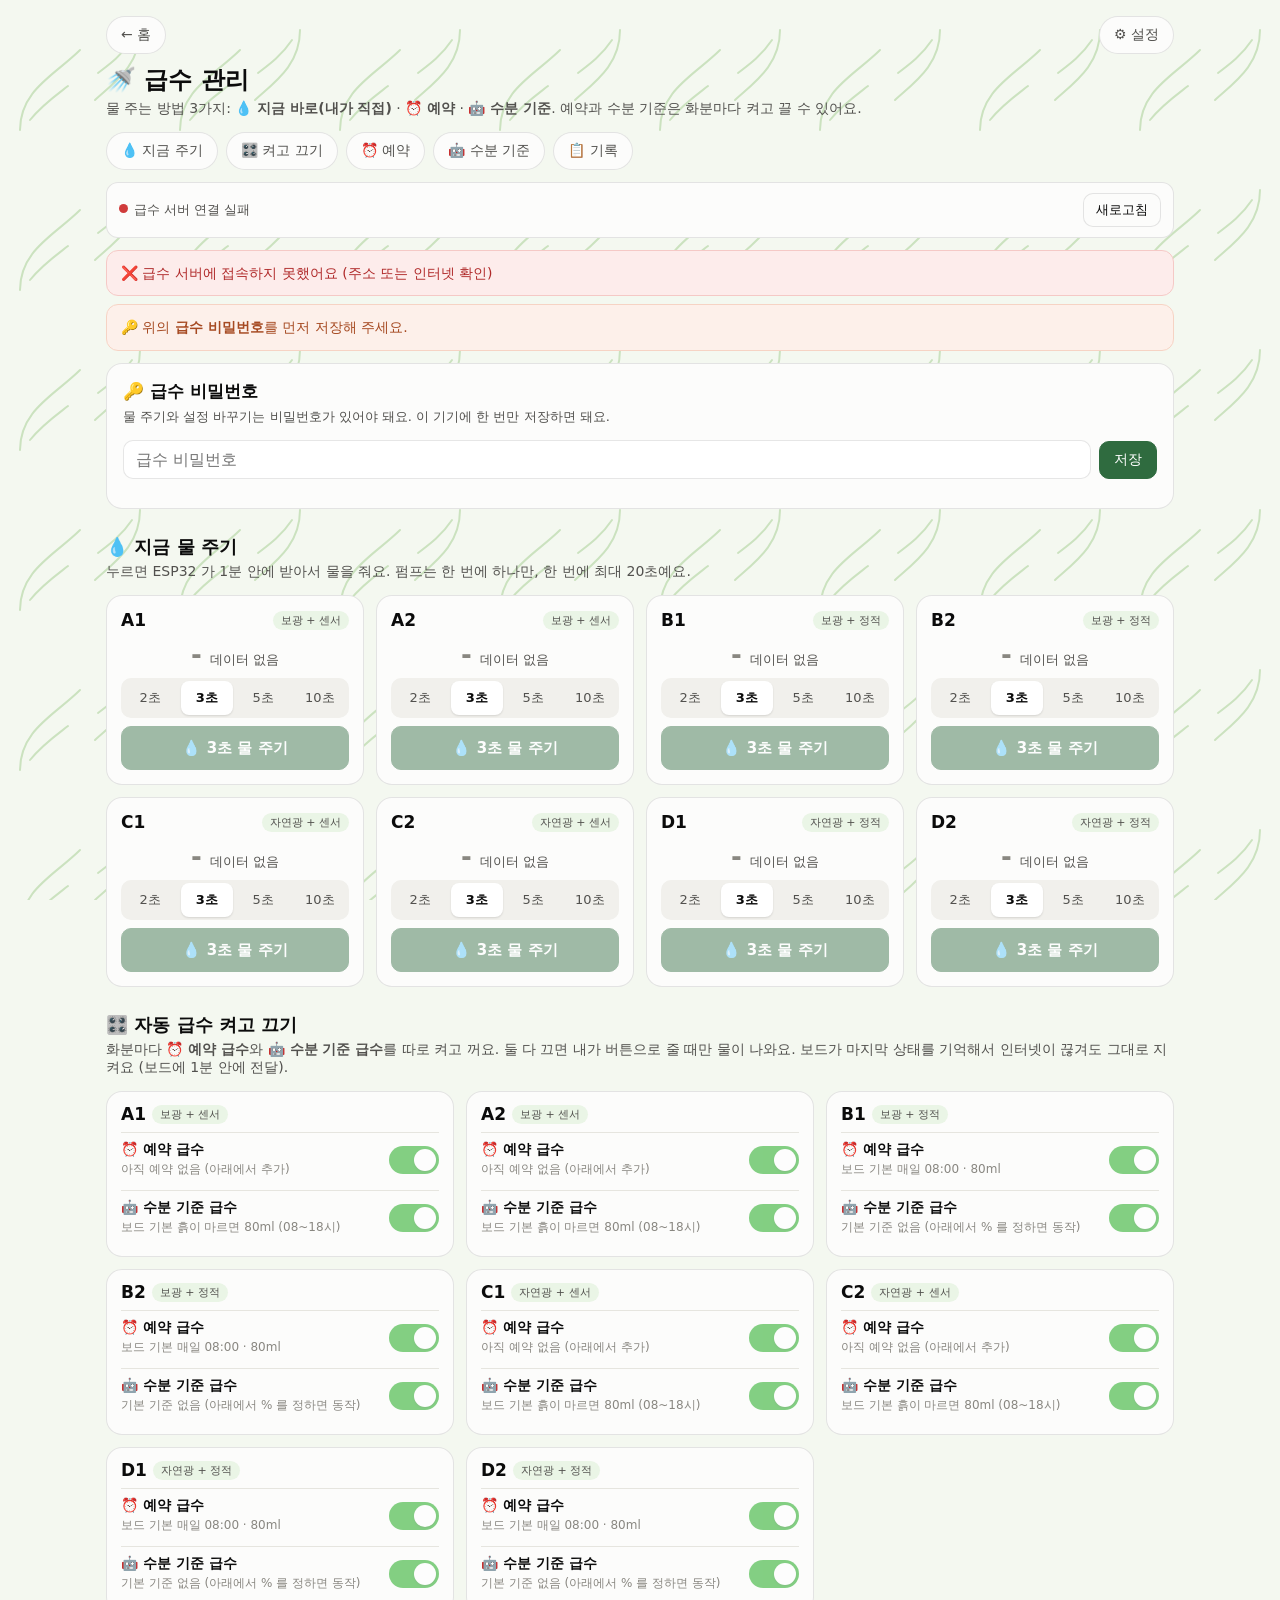
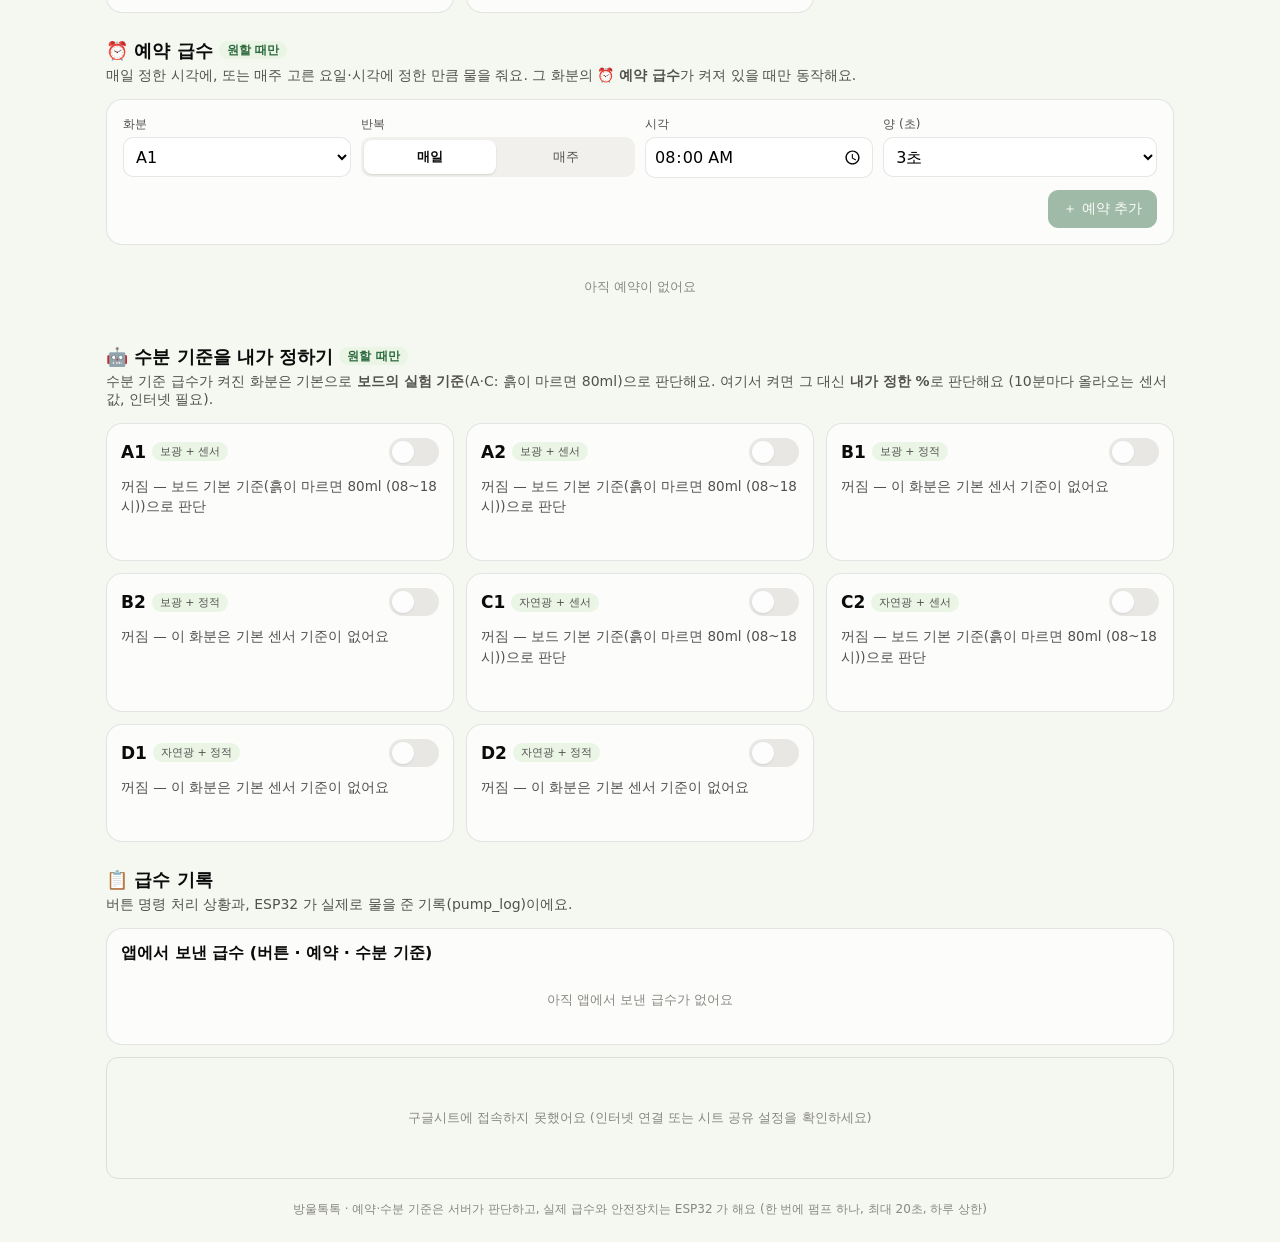
<file: water.html>
<!DOCTYPE html>
<html lang="ko">
<head>
<meta charset="UTF-8">
<meta name="viewport" content="width=device-width, initial-scale=1.0, viewport-fit=cover">
<title>급수 관리 · 방울톡톡</title>
<meta name="theme-color" content="#2f6b3f">
<link rel="manifest" href="manifest.json">
<link rel="icon" href="icons/icon-192.png">
<link rel="apple-touch-icon" href="icons/apple-touch-icon.png">
<meta name="apple-mobile-web-app-capable" content="yes">
<meta name="mobile-web-app-capable" content="yes">
<meta name="apple-mobile-web-app-title" content="방울톡톡">
<link rel="stylesheet" href="style.css">
</head>
<body>

<div class="page-wrap">
  <div class="top-bar">
    <a class="pill-link" href="index.html">← 홈</a>
    <a class="pill-link" href="settings.html">⚙️ 설정</a>
  </div>

  <h1>🚿 급수 관리</h1>
  <p class="desc">물 주는 방법 3가지: <b>💧 지금 바로(내가 직접)</b> · <b>⏰ 예약</b> · <b>🤖 수분 기준</b>. 예약과 수분 기준은 화분마다 켜고 끌 수 있어요.</p>
  <div class="jump-links">
    <a class="pill-link" href="#sec-now">💧 지금 주기</a>
    <a class="pill-link" href="#sec-switch">🎛️ 켜고 끄기</a>
    <a class="pill-link" href="#sec-schedule">⏰ 예약</a>
    <a class="pill-link" href="#sec-auto">🤖 수분 기준</a>
    <a class="pill-link" href="#sec-log">📋 기록</a>
  </div>

  <div class="status-bar">
    <span><span id="apiDot" class="status-dot"></span><span id="apiText">급수 서버 확인 중...</span></span>
    <span id="dev-BD1"></span>
    <span id="dev-BD2"></span>
    <button class="btn" id="refreshBtn">새로고침</button>
  </div>

  <div class="alerts" id="alerts"></div>

  <!-- 급수 비밀번호 -->
  <section class="panel" id="keyPanel">
    <h2>🔑 급수 비밀번호</h2>
    <p class="hint">물 주기와 설정 바꾸기는 비밀번호가 있어야 돼요. 이 기기에 한 번만 저장하면 돼요.</p>
    <div class="key-row" id="keyForm">
      <input type="password" id="keyInput" placeholder="급수 비밀번호" autocomplete="current-password">
      <button class="btn primary" id="keySave">저장</button>
    </div>
    <div class="key-row" id="keySaved" hidden>
      <span class="saved-msg">✓ 이 기기에 저장돼 있어요</span>
      <button class="btn" id="keyClear">지우기</button>
    </div>
    <p class="saved-msg" id="keyMsg"></p>
  </section>

  <!-- 지금 물 주기 -->
  <h2 class="section-title" id="sec-now">💧 지금 물 주기</h2>
  <p class="desc">누르면 ESP32 가 1분 안에 받아서 물을 줘요. 펌프는 한 번에 하나만, 한 번에 최대 <span id="maxSecText">20</span>초예요.</p>
  <div class="grid water-grid" id="waterGrid"></div>

  <!-- 자동 급수 켜고 끄기 -->
  <h2 class="section-title" id="sec-switch">🎛️ 자동 급수 켜고 끄기</h2>
  <p class="desc">
    화분마다 <b>⏰ 예약 급수</b>와 <b>🤖 수분 기준 급수</b>를 따로 켜고 꺼요. 둘 다 끄면 내가 버튼으로 줄 때만 물이 나와요.
    보드가 마지막 상태를 기억해서 인터넷이 끊겨도 그대로 지켜요 (보드에 1분 안에 전달).
  </p>
  <div class="sw-list" id="switchList"></div>

  <!-- 예약 급수 -->
  <h2 class="section-title" id="sec-schedule">⏰ 예약 급수 <small class="opt-tag">원할 때만</small></h2>
  <p class="desc">매일 정한 시각에, 또는 매주 고른 요일·시각에 정한 만큼 물을 줘요. 그 화분의 <b>⏰ 예약 급수</b>가 켜져 있을 때만 동작해요.</p>
  <div class="panel sched-form" id="schedForm">
    <div class="sched-grid">
      <label>화분<select id="sfPot"></select></label>
      <label>반복
        <div class="seg seg-2" id="sfKind">
          <button class="seg-btn on" data-kind="daily" type="button">매일</button>
          <button class="seg-btn" data-kind="weekly" type="button">매주</button>
        </div>
      </label>
      <label>시각<input type="time" id="sfAt" value="08:00" step="60"></label>
      <label>양 (초)<select id="sfSec"></select></label>
    </div>
    <div class="day-chips" id="sfDays" hidden></div>
    <div class="sched-foot">
      <span class="hint-line" id="sfHint"></span>
      <button class="btn primary" id="sfAdd" type="button">＋ 예약 추가</button>
    </div>
  </div>
  <div class="sched-list" id="schedList"></div>

  <!-- 내 기준 자동 급수 -->
  <h2 class="section-title" id="sec-auto">🤖 수분 기준을 내가 정하기 <small class="opt-tag">원할 때만</small></h2>
  <p class="desc">
    수분 기준 급수가 켜진 화분은 기본으로 <b>보드의 실험 기준</b>(A·C: 흙이 마르면 80ml)으로 판단해요.
    여기서 켜면 그 대신 <b>내가 정한 %</b>로 판단해요 (10분마다 올라오는 센서값, 인터넷 필요).
  </p>
  <div class="auto-list" id="autoList"></div>

  <!-- 기록 -->
  <h2 class="section-title" id="sec-log">📋 급수 기록</h2>
  <p class="desc">버튼 명령 처리 상황과, ESP32 가 실제로 물을 준 기록(pump_log)이에요.</p>
  <div class="record-card" style="margin-bottom:12px">
    <div class="record-card-top"><b>앱에서 보낸 급수 (버튼 · 예약 · 수분 기준)</b><span class="chart-current" id="cmdCount"></span></div>
    <div id="cmdList"></div>
  </div>
  <div class="table-wrap" id="pumpLogWrap"></div>

  <footer id="footerText"></footer>
</div>

<script src="config.js"></script>
<script src="data.js"></script>
<script src="water-api.js"></script>
<script>
const $ = (id) => document.getElementById(id);
const settings = getSettings();
const state = { soil: {}, server: null, serverError: null, pumpLog: null, secChoice: {}, busy: {}, autoDraft: {} };
const SEC_OPTIONS = [2, 3, 5, 10];

/* ---------- 비밀번호 ---------- */
function renderKeyPanel() {
  const has = Boolean(WaterAPI.getKey());
  $("keyForm").hidden = has;
  $("keySaved").hidden = !has;
}
$("keySave").addEventListener("click", async () => {
  const k = $("keyInput").value.trim();
  if (!k) return;
  $("keyMsg").textContent = "확인 중...";
  try {
    await WaterAPI.checkKey(k);
    WaterAPI.setKey(k);
    $("keyInput").value = "";
    $("keyMsg").textContent = "✓ 맞는 비밀번호예요. 저장했어요";
  } catch (e) {
    $("keyMsg").textContent = "❌ " + e.message;
  }
  renderKeyPanel();
  renderAll();
});
$("keyClear").addEventListener("click", () => {
  WaterAPI.setKey("");
  $("keyMsg").textContent = "지웠어요";
  renderKeyPanel();
  renderAll();
});

/* ---------- 상태 표시 ---------- */
function renderStatus() {
  const dot = $("apiDot"), text = $("apiText");
  if (!WaterAPI.isConfigured()) {
    dot.className = "status-dot error"; text.textContent = "급수 서버 주소 없음";
  } else if (state.serverError) {
    dot.className = "status-dot error"; text.textContent = "급수 서버 연결 실패";
  } else if (state.server) {
    dot.className = "status-dot live"; text.textContent = "급수 서버 연결됨";
  }
  ["BD1", "BD2"].forEach((b) => {
    const d = state.server?.devices?.[b];
    const zone = b === "BD1" ? "A·B" : "C·D";
    let html = "";
    if (state.server) {
      if (!d || !d.last_poll) html = `<span class="dev off">● ${zone} 보드: 아직 연결 안 됨</span>`;
      else {
        const ago = formatAgo(new Date(d.last_poll));
        html = d.online
          ? `<span class="dev on">● ${zone} 보드: ${ago} 확인${d.fw_ver ? ` · fw ${escapeHtml(d.fw_ver)}` : ""}</span>`
          : `<span class="dev off">● ${zone} 보드: 끊김 (마지막 ${ago})</span>`;
      }
    }
    $("dev-" + b).innerHTML = html;
  });
}

function renderAlerts() {
  const html = [];
  if (!WaterAPI.isConfigured()) {
    html.push(`<div class="alert warning">⚠️ <b>급수 서버 주소가 아직 없어요.</b> "급수명령서버_설치방법.txt" 대로 서버를 만든 뒤,
      config.js 의 <b>WATER_API_URL</b> 에 웹 앱 주소를 넣어 주세요. 그 전에는 기록만 볼 수 있어요.</div>`);
  } else if (state.serverError) {
    html.push(`<div class="alert critical">❌ ${escapeHtml(state.serverError)}</div>`);
  } else if (state.server) {
    const anyOnline = Object.values(state.server.devices || {}).some((d) => d.online);
    if (!anyOnline) {
      html.push(`<div class="alert warning">⚠️ <b>ESP32 가 아직 급수 서버를 확인하지 않고 있어요.</b>
        현우님 펌웨어에 "급수 명령 확인" 기능이 들어가야 버튼이 실제로 동작해요. 지금 누르면 명령이 10분 동안 기다리다 취소돼요.</div>`);
    }
  }
  if (WaterAPI.isConfigured() && !WaterAPI.getKey()) {
    html.push(`<div class="alert serious">🔑 위의 <b>급수 비밀번호</b>를 먼저 저장해 주세요.</div>`);
  }
  $("alerts").innerHTML = html.join("");
}

/* ---------- 지금 물 주기 ---------- */
function latestCmdFor(pot) {
  return (state.server?.cmds || []).find((c) => c.pot === pot) || null;
}

function renderWaterGrid() {
  const canSend = WaterAPI.isConfigured() && Boolean(WaterAPI.getKey()) && !state.serverError;
  const maxSec = state.server?.limits?.maxSec ?? 20;
  $("maxSecText").textContent = maxSec;

  $("waterGrid").innerHTML = POT_IDS.map((id) => {
    const cfg = POT_CONFIG[id];
    const installed = PUMP_INSTALLED.includes(id);
    const soil = state.soil[id]?.soil;
    const status = classifyMoisture(soil);
    const sec = state.secChoice[id] ?? 3;
    const cmd = latestCmdFor(id);
    const info = cmd ? CMD_STATUS_LABEL[cmd.status] : null;
    const recent = cmd && cmd.created && (Date.now() - new Date(cmd.created).getTime() < 3 * 3600 * 1000);
    const working = cmd && (cmd.status === "pending" || cmd.status === "sent");

    return `<div class="card water-card ${installed ? "" : "no-pump"}">
      <div class="card-top">
        <span class="pot-id">${id}</span>
        <span class="group-tag">${cfg.group}</span>
      </div>
      <div class="water-soil">
        <b style="color:${STATUS_INFO[status].color}">${soil != null ? soil.toFixed(0) + "%" : "-"}</b>
        <span>${STATUS_INFO[status].label}</span>
      </div>
      ${installed ? `
        <div class="seg" role="group" aria-label="${id} 급수 시간">
          ${SEC_OPTIONS.filter((s) => s <= maxSec).map((s) =>
            `<button class="seg-btn ${s === sec ? "on" : ""}" data-pot="${id}" data-sec="${s}">${s}초</button>`).join("")}
        </div>
        <button class="btn primary water-btn" data-water="${id}" ${!canSend || working || state.busy[id] ? "disabled" : ""}>
          ${state.busy[id] ? "보내는 중..." : `💧 ${sec}초 물 주기${mlText(id, sec)}`}
        </button>` : `
        <div class="no-pump-msg">펌프 아직 없음</div>`}
      ${info && recent ? `<div class="cmd-state ${info.cls}">${info.text}
          ${cmd.status === "pending" ? `<button class="link-btn" data-cancel="${cmd.id}">취소</button>` : ""}
          <small>${CMD_MODE_LABEL[cmd.mode] || ""} · ${formatAgo(new Date(cmd.created))} · ${cmd.sec}초</small></div>` : ""}
    </div>`;
  }).join("");
}

$("waterGrid").addEventListener("click", async (ev) => {
  const segBtn = ev.target.closest("[data-sec]");
  if (segBtn) {
    state.secChoice[segBtn.dataset.pot] = Number(segBtn.dataset.sec);
    renderWaterGrid();
    return;
  }
  const cancelBtn = ev.target.closest("[data-cancel]");
  if (cancelBtn) {
    try { await WaterAPI.cancel(cancelBtn.dataset.cancel); }
    catch (e) { alert(e.message); }
    refresh();
    return;
  }
  const wBtn = ev.target.closest("[data-water]");
  if (!wBtn) return;
  const pot = wBtn.dataset.water;
  const sec = state.secChoice[pot] ?? 3;
  const note = POT_CONFIG[pot].waterMode === "정해진 시각"
    ? "\n\n(이 화분은 정해진 시각에 급수하는 실험 화분이에요. 버튼 급수는 기록에 '수동'으로 따로 남아요)"
    : "\n\n(버튼 급수는 기록에 '수동'으로 따로 남아요)";
  if (!confirm(`${pot} 화분에 ${sec}초 동안 물을 줄까요?${note}`)) return;
  state.busy[pot] = true; renderWaterGrid();
  try {
    await WaterAPI.water(pot, sec);
  } catch (e) {
    alert("❌ " + e.message);
  }
  state.busy[pot] = false;
  await refresh();
  schedule();
});

/* ---------- 예약 급수 ---------- */
const SCHED_SEC_OPTIONS = [2, 3, 5, 10, 15, 20];
const sf = { kind: "daily", days: [new Date().getDay()] };

function mlText(pot, sec) {
  const r = (typeof PUMP_ML_PER_SEC !== "undefined" && PUMP_ML_PER_SEC[pot]) || null;
  return r ? ` (약 ${Math.round(r * sec)} ml)` : "";
}

function initSchedForm() {
  const pots = [...PUMP_INSTALLED, ...POT_IDS.filter((id) => !PUMP_INSTALLED.includes(id))];
  $("sfPot").innerHTML = pots.map((id) =>
    `<option value="${id}">${id}${PUMP_INSTALLED.includes(id) ? "" : " (펌프 없음)"}</option>`).join("");
  $("sfDays").innerHTML = WEEKDAY_NAMES.map((n, i) =>
    `<button type="button" class="day-chip" data-day="${i}">${n}</button>`).join("");
  renderSchedForm();
}

function renderSchedForm() {
  const pot = $("sfPot").value;
  const sec = Number($("sfSec").value) || 3;
  $("sfSec").innerHTML = SCHED_SEC_OPTIONS.map((n) =>
    `<option value="${n}" ${n === sec ? "selected" : ""}>${n}초${mlText(pot, n)}</option>`).join("");
  document.querySelectorAll("#sfKind .seg-btn").forEach((b) => b.classList.toggle("on", b.dataset.kind === sf.kind));
  $("sfDays").hidden = sf.kind !== "weekly";
  document.querySelectorAll("#sfDays .day-chip").forEach((b) => b.classList.toggle("on", sf.days.includes(Number(b.dataset.day))));
  const canSend = WaterAPI.isConfigured() && Boolean(WaterAPI.getKey()) && Boolean(state.server);
  $("sfAdd").disabled = !canSend;
  const warn = [];
  if (!PUMP_INSTALLED.includes(pot)) warn.push(`${pot} 는 아직 펌프가 없어요`);
  if (POT_CONFIG[pot]?.waterMode === "정해진 시각") warn.push(`${pot} 는 실험용 "정해진 시각" 화분이라 예약이 더해지면 실험 조건이 바뀌어요`);
  $("sfHint").textContent = warn.join(" · ");
}

$("sfPot").addEventListener("change", renderSchedForm);
$("sfKind").addEventListener("click", (ev) => {
  const b = ev.target.closest("[data-kind]"); if (!b) return;
  sf.kind = b.dataset.kind; renderSchedForm();
});
$("sfDays").addEventListener("click", (ev) => {
  const b = ev.target.closest("[data-day]"); if (!b) return;
  const d = Number(b.dataset.day);
  sf.days = sf.days.includes(d) ? sf.days.filter((x) => x !== d) : [...sf.days, d].sort();
  renderSchedForm();
});
$("sfAdd").addEventListener("click", async () => {
  const pot = $("sfPot").value, at = $("sfAt").value, sec = Number($("sfSec").value);
  if (!/^\d{2}:\d{2}$/.test(at)) return alert("시각을 골라 주세요");
  if (sf.kind === "weekly" && !sf.days.length) return alert("요일을 하나 이상 골라 주세요");
  const desc = describeSchedule({ kind: sf.kind, days: sf.days.join(","), at });
  if (!confirm(`${pot} 화분: ${desc}에 ${sec}초 물 주기를 예약할까요?`)) return;
  $("sfAdd").disabled = true;
  try { await WaterAPI.addSchedule(pot, sf.kind, sf.days, at, sec); }
  catch (e) { alert("❌ " + e.message); }
  await refresh();
});

function renderSchedList() {
  const list = state.server?.schedules || [];
  const canSend = WaterAPI.isConfigured() && Boolean(WaterAPI.getKey()) && Boolean(state.server);
  if (!list.length) {
    $("schedList").innerHTML = `<div class="chart-empty" style="height:64px">아직 예약이 없어요</div>`;
    return;
  }
  const sorted = [...list].sort((a, b) => a.pot.localeCompare(b.pot) || a.at.localeCompare(b.at));
  $("schedList").innerHTML = sorted.map((x) => `
    <div class="sched-row ${x.enabled ? "" : "off"}">
      <b class="pot-id">${escapeHtml(x.pot)}</b>
      <div class="sched-main">
        <div class="sched-desc">${escapeHtml(describeSchedule(x))} · <b>${x.sec}초</b>${mlText(x.pot, x.sec)}</div>
        <div class="hint-line">${settingFor(x.pot).sched_on === false
          ? "⚠️ 이 화분의 ⏰ 예약 급수가 꺼져 있어 동작 안 함"
          : x.enabled
            ? (x.next_run ? `다음: ${formatTime(new Date(x.next_run))}` : "")
            : "꺼짐"}${x.last_run ? ` · 마지막: ${formatTime(new Date(x.last_run))}` : ""}</div>
      </div>
      <label class="switch" title="예약 켜기/끄기">
        <input type="checkbox" data-stoggle="${escapeHtml(x.id)}" ${x.enabled ? "checked" : ""} ${canSend ? "" : "disabled"}>
        <span class="slider"></span>
      </label>
      <button class="btn small-btn" data-sdel="${escapeHtml(x.id)}" ${canSend ? "" : "disabled"} title="삭제">삭제</button>
    </div>`).join("");
}

$("schedList").addEventListener("change", async (ev) => {
  const id = ev.target.dataset.stoggle; if (!id) return;
  try { await WaterAPI.toggleSchedule(id, ev.target.checked); }
  catch (e) { alert("❌ " + e.message); }
  await refresh();
});
$("schedList").addEventListener("click", async (ev) => {
  const b = ev.target.closest("[data-sdel]"); if (!b) return;
  if (!confirm("이 예약을 지울까요?")) return;
  try { await WaterAPI.deleteSchedule(b.dataset.sdel); }
  catch (e) { alert("❌ " + e.message); }
  await refresh();
});

/* ---------- 자동 급수 켜고 끄기 (예약 / 수분 기준 큰 스위치) ---------- */
const BOARD_STATIC_TEXT = "매일 08:00 · 80ml";
const BOARD_SENSOR_TEXT = "흙이 마르면 80ml (08~18시)";
state.swBusy = {};

function switchSub(id, kind, s) {
  const isStatic = POT_CONFIG[id].waterMode === "정해진 시각";
  if (kind === "sched") {
    const n = (state.server?.schedules || []).filter((x) => x.pot === id && x.enabled).length;
    const parts = [];
    if (isStatic) parts.push(`보드 기본 ${BOARD_STATIC_TEXT}`);
    if (n) parts.push(`내 예약 ${n}개`);
    return parts.length ? parts.join(" + ") : "아직 예약 없음 (아래에서 추가)";
  }
  if (s.user_auto) return `내가 정한 ${s.threshold_pct}% 기준`;
  return isStatic ? "기본 기준 없음 (아래에서 % 를 정하면 동작)" : `보드 기본 ${BOARD_SENSOR_TEXT}`;
}

function renderSwitchList() {
  const canSend = WaterAPI.isConfigured() && Boolean(WaterAPI.getKey()) && Boolean(state.server);
  $("switchList").innerHTML = POT_IDS.map((id) => {
    const cfg = POT_CONFIG[id];
    const s = settingFor(id);
    const installed = PUMP_INSTALLED.includes(id);
    const busy = state.swBusy[id];
    const sw = (kind, on, icon, label) => `
      <div class="sw-item ${on ? "on" : ""}">
        <div class="sw-text">
          <b>${icon} ${label}</b>
          <span class="hint-line">${on ? escapeHtml(switchSub(id, kind, s)) : "꺼짐 — 이 방식으로는 물을 안 줘요"}</span>
        </div>
        <label class="switch" title="${label} 켜기/끄기">
          <input type="checkbox" data-sw="${kind}" data-pot="${id}" ${on ? "checked" : ""} ${canSend && !busy ? "" : "disabled"}>
          <span class="slider"></span>
        </label>
      </div>`;
    const allOff = !s.sched_on && !s.sensor_on;
    return `<div class="sw-row">
      <div class="sw-head">
        <b class="pot-id">${id}</b>
        <span class="group-tag">${cfg.group}</span>
        ${installed ? "" : `<span class="group-tag muted-tag">펌프 없음</span>`}
        ${allOff ? `<span class="group-tag manual-tag">👆 수동만</span>` : ""}
      </div>
      ${sw("sched", s.sched_on, "⏰", "예약 급수")}
      ${sw("sensor", s.sensor_on, "🤖", "수분 기준 급수")}
    </div>`;
  }).join("");
}

$("switchList").addEventListener("change", async (ev) => {
  const kind = ev.target.dataset.sw; const id = ev.target.dataset.pot;
  if (!kind || !id) return;
  const on = ev.target.checked;
  const label = kind === "sched" ? "예약 급수" : "수분 기준 급수";
  const msg = on
    ? `${id} 화분의 ${label}를 켤까요?`
    : `${id} 화분의 ${label}를 끌까요?\n\n끄면 이 방식으로는 물을 주지 않아요. 실험 중이라면 다른 화분과 조건이 달라질 수 있어요.`;
  if (!confirm(msg)) { ev.target.checked = !on; return; }
  state.swBusy[id] = true; renderSwitchList();
  try {
    await WaterAPI.saveSwitch(id, kind === "sched" ? { sched_on: on } : { sensor_on: on });
  } catch (e) {
    alert("❌ " + e.message);
  }
  state.swBusy[id] = false;
  await refresh();
});

/* ---------- 내 기준 자동 급수 ---------- */
function settingFor(id) {
  const s = state.server?.settings?.[id] || {};
  return {
    user_auto: s.user_auto === true,
    sched_on: s.sched_on !== false,
    sensor_on: s.sensor_on !== false,
    threshold_pct: Number(s.threshold_pct ?? 35),
    dose_sec: Number(s.dose_sec ?? 3),
    min_gap_min: Number(s.min_gap_min ?? 120),
    raw_threshold: s.raw_threshold === "" || s.raw_threshold == null ? null : Number(s.raw_threshold),
    updated: s.updated ? new Date(s.updated) : null,
  };
}

function renderAutoList() {
  const canSend = WaterAPI.isConfigured() && Boolean(WaterAPI.getKey()) && Boolean(state.server);
  $("autoList").innerHTML = POT_IDS.map((id) => {
    const cfg = POT_CONFIG[id];
    const saved = settingFor(id);
    const d = { ...saved, ...(state.autoDraft[id] || {}) };
    const dirty = Boolean(state.autoDraft[id]);
    const installed = PUMP_INSTALLED.includes(id);
    const isStatic = cfg.waterMode === "정해진 시각";
    return `<div class="auto-row ${d.user_auto ? "on" : ""}" data-pot="${id}">
      <div class="auto-head">
        <div>
          <b class="pot-id">${id}</b>
          <span class="group-tag">${cfg.group}</span>
          ${installed ? "" : `<span class="group-tag muted-tag">펌프 없음</span>`}
        </div>
        <label class="switch" title="내가 정한 % 로 판단하기">
          <input type="checkbox" data-field="user_auto" ${d.user_auto ? "checked" : ""} ${canSend ? "" : "disabled"}>
          <span class="slider"></span>
        </label>
      </div>
      <div class="auto-now">${d.user_auto
        ? `🤖 수분이 <b>${d.threshold_pct}%</b> 아래로 내려가면 <b>${d.dose_sec}초</b>${mlText(id, d.dose_sec)} 급수, 그 뒤 <b>${d.min_gap_min}분</b> 기다림`
        : (isStatic ? `꺼짐 — 이 화분은 기본 센서 기준이 없어요` : `꺼짐 — 보드 기본 기준(${BOARD_SENSOR_TEXT})으로 판단`)}</div>
      ${!saved.sensor_on ? `<div class="hint-line">⚠️ 위에서 이 화분의 🤖 수분 기준 급수가 꺼져 있어서 지금은 동작하지 않아요</div>` : ""}
      ${d.user_auto ? `
        <div class="auto-fields">
          <label>기준 수분 (%)<input type="number" inputmode="numeric" min="5" max="90" step="1" data-field="threshold_pct" value="${d.threshold_pct}"></label>
          <label>한 번에 (초)<input type="number" inputmode="numeric" min="1" max="20" step="1" data-field="dose_sec" value="${d.dose_sec}"></label>
          <label>급수 후 대기 (분)<input type="number" inputmode="numeric" min="30" max="1440" step="10" data-field="min_gap_min" value="${d.min_gap_min}"></label>
        </div>
        ${isStatic
          ? `<div class="alert warning small">⚠️ ${id} 는 "정해진 시각" 실험 화분이에요. 켜 두면 이 화분은 실험 조건이 바뀌어요.</div>`
          : `<div class="hint-line">공정한 비교를 위해 A·C 화분은 같은 기준으로 맞추는 걸 추천해요.</div>`}` : ""}
      <div class="auto-foot">
        <span class="hint-line">${saved.raw_threshold != null && saved.user_auto ? `센서값 ${saved.raw_threshold} 이상이면 급수 · ` : ""}${saved.updated ? `저장 ${formatAgo(saved.updated)}` : ""}</span>
        ${dirty ? `<span class="btn-pair"><button class="btn" data-revert="${id}">되돌리기</button>
          <button class="btn primary" data-save="${id}" ${canSend ? "" : "disabled"}>저장</button></span>` : ""}
      </div>
    </div>`;
  }).join("");
}

$("autoList").addEventListener("change", (ev) => {
  const row = ev.target.closest(".auto-row");
  const field = ev.target.dataset.field;
  if (!row || !field) return;
  const id = row.dataset.pot;
  const draft = { ...settingFor(id), ...(state.autoDraft[id] || {}) };
  draft[field] = field === "user_auto" ? ev.target.checked : Number(ev.target.value);
  state.autoDraft[id] = draft;
  renderAutoList();
});

$("autoList").addEventListener("click", async (ev) => {
  const rv = ev.target.closest("[data-revert]");
  if (rv) { delete state.autoDraft[rv.dataset.revert]; renderAutoList(); return; }
  const sv = ev.target.closest("[data-save]");
  if (!sv) return;
  const id = sv.dataset.save;
  const d = state.autoDraft[id];
  if (!d) return;
  if (d.user_auto && POT_CONFIG[id].waterMode === "정해진 시각" &&
      !confirm(`${id} 는 정해진 시각에 급수하는 실험 화분이에요.\n내 기준 자동 급수를 켜면 실험 조건이 바뀌어요. 그래도 켤까요?`)) return;
  sv.disabled = true; sv.textContent = "저장 중...";
  try {
    await WaterAPI.saveSetting(id, d);
    delete state.autoDraft[id];
  } catch (e) {
    alert("❌ " + e.message);
  }
  await refresh();
});

/* ---------- 기록 ---------- */
function renderCmdList() {
  const cmds = state.server?.cmds || [];
  $("cmdCount").textContent = cmds.length ? `최근 ${Math.min(cmds.length, 10)}개` : "";
  if (!cmds.length) {
    $("cmdList").innerHTML = `<div class="chart-empty" style="height:60px">아직 앱에서 보낸 급수가 없어요</div>`;
    return;
  }
  $("cmdList").innerHTML = `<div class="table-wrap"><table class="data-table">
    <thead><tr><th>시각</th><th>화분</th><th>방식</th><th>시간</th><th>상태</th></tr></thead>
    <tbody>${cmds.slice(0, 10).map((c) => {
      const info = CMD_STATUS_LABEL[c.status] || { text: c.status };
      return `<tr><td>${formatTime(c.created ? new Date(c.created) : null)}</td><td><b>${escapeHtml(c.pot)}</b></td>
        <td>${CMD_MODE_LABEL[c.mode] || "👆 버튼"}</td><td>${c.sec}초</td><td>${info.text}${c.result && c.status !== "done" ? ` <small>(${escapeHtml(c.result)})</small>` : ""}</td></tr>`;
    }).join("")}</tbody></table></div>`;
}

function renderPumpLog() {
  const wrap = $("pumpLogWrap");
  if (!isConfigured()) { wrap.innerHTML = `<div class="chart-empty">config.js 에 시트 ID 를 넣으면 기록이 보여요</div>`; return; }
  if (!state.pumpLog) { wrap.innerHTML = `<div class="chart-empty">불러오는 중...</div>`; return; }
  if (state.pumpLog.error) { wrap.innerHTML = `<div class="chart-empty">${escapeHtml(state.pumpLog.error)}</div>`; return; }
  if (state.pumpLog.missing) { wrap.innerHTML = `<div class="chart-empty">시트에 pump_log 탭이 아직 없어요 (새 펌웨어가 처음 물을 주면 생겨요)</div>`; return; }
  const rows = state.pumpLog.rows.slice(0, 40);
  if (!rows.length) { wrap.innerHTML = `<div class="chart-empty">아직 급수 기록이 없어요</div>`; return; }
  wrap.innerHTML = `<table class="data-table">
    <thead><tr><th>시각</th><th>화분</th><th>방식</th><th>결과</th><th>시간</th><th>물 양</th><th>그때 수분</th></tr></thead>
    <tbody>${rows.map((r) => `<tr>
      <td>${formatTime(r.time)}</td>
      <td><b>${escapeHtml(r.pot)}</b></td>
      <td>${escapeHtml(PUMP_MODE_LABEL[r.mode] || r.mode || "-")}</td>
      <td>${escapeHtml(pumpResultLabel(r.result))}</td>
      <td>${r.ms != null ? (r.ms / 1000).toFixed(1) + "초" : "-"}</td>
      <td>${r.ml != null ? r.ml.toFixed(0) + " ml" : "-"}</td>
      <td>${r.soilPct != null ? r.soilPct.toFixed(0) + "%" : r.soilRaw != null ? "센서 " + r.soilRaw : "-"}</td>
    </tr>`).join("")}</tbody></table>`;
}

function renderAll() {
  renderStatus();
  renderAlerts();
  renderWaterGrid();
  renderSwitchList();
  renderSchedForm();
  renderSchedList();
  renderAutoList();
  renderCmdList();
  renderPumpLog();
}

/* ---------- 불러오기 ---------- */
async function refresh() {
  const jobs = [];
  jobs.push((async () => {
    try { state.soil = await fetchLatestByPot(); }
    catch (e) { if (!isConfigured()) state.soil = getDemoLatest(); }
  })());
  if (WaterAPI.isConfigured()) {
    jobs.push((async () => {
      try { state.server = await WaterAPI.status(); state.serverError = null; }
      catch (e) { state.serverError = e.message; }
    })());
  }
  if (isConfigured()) {
    jobs.push((async () => {
      try { state.pumpLog = await fetchPumpLog(120); }
      catch (e) { state.pumpLog = { error: e.message, rows: [] }; }
    })());
  }
  await Promise.all(jobs);
  renderAll();
}

// 처리 중인 명령이 있으면 10초마다, 없으면 설정한 간격마다 새로고침. 자동 급수 설정을 고치는 중이면 잠깐 멈춤
let timer = null;
function schedule() {
  clearTimeout(timer);
  const working = (state.server?.cmds || []).some((c) => c.status === "pending" || c.status === "sent");
  const sec = working ? 10 : Math.max(15, settings.refreshSec);
  timer = setTimeout(async () => {
    if (!Object.keys(state.autoDraft).length) await refresh();
    schedule();
  }, sec * 1000);
}

$("refreshBtn").addEventListener("click", () => refresh().then(schedule));
renderKeyPanel();
initSchedForm();
renderAll();
refresh().then(schedule);
document.addEventListener("visibilitychange", () => {
  if (document.visibilityState === "visible") refresh().then(schedule);
});
$("footerText").textContent = "방울톡톡 · 예약·수분 기준은 서버가 판단하고, 실제 급수와 안전장치는 ESP32 가 해요 (한 번에 펌프 하나, 최대 20초, 하루 상한)";
</script>
</body>
</html>
</file>
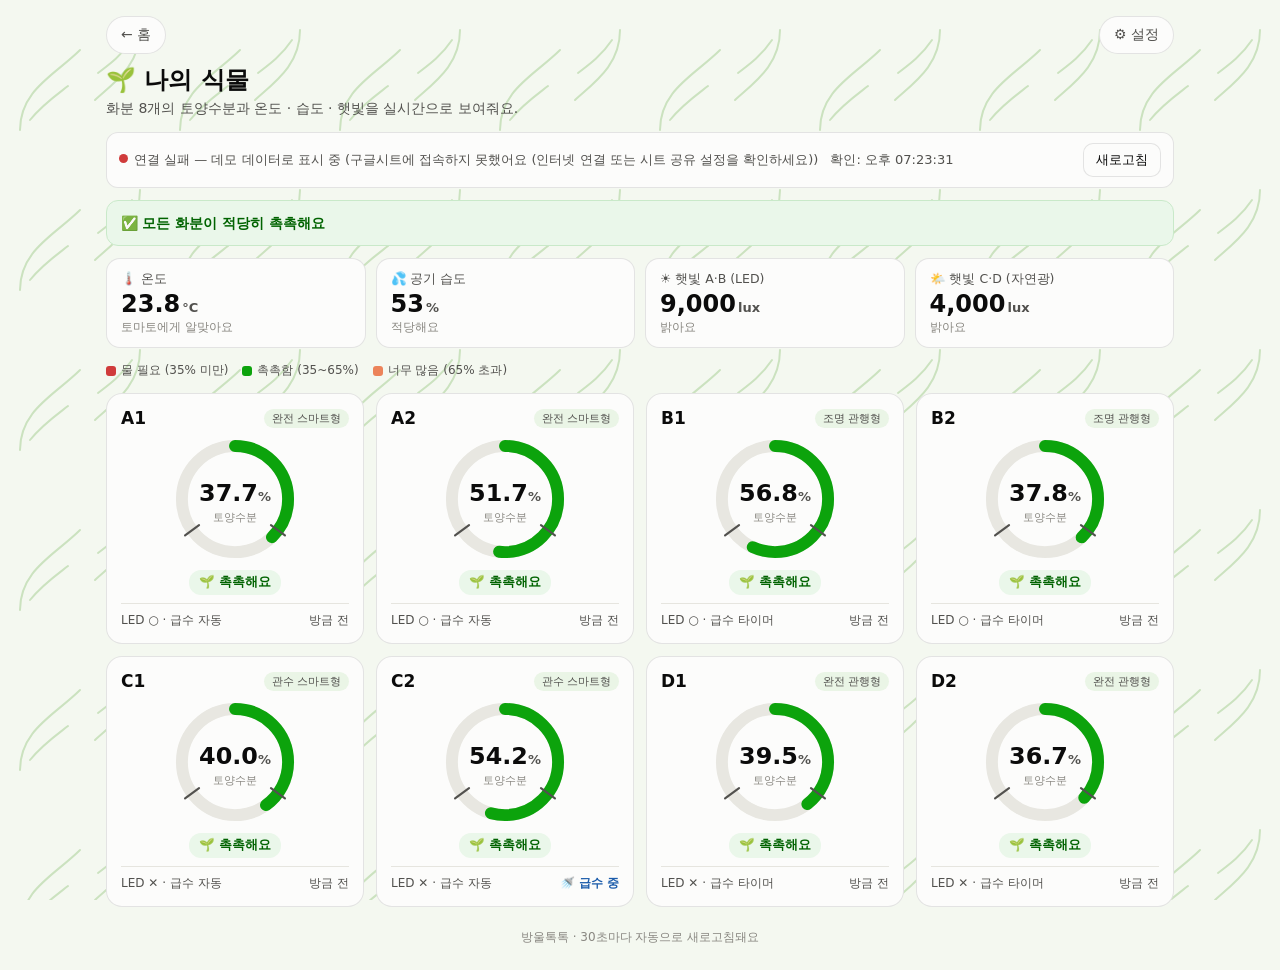
<file: bangultoktok/plant.html>
<!DOCTYPE html>
<html lang="ko">
<head>
<meta charset="UTF-8">
<meta name="viewport" content="width=device-width, initial-scale=1.0, viewport-fit=cover">
<title>나의 식물 · 방울톡톡</title>
<meta name="theme-color" content="#2f6b3f">
<link rel="manifest" href="manifest.json">
<link rel="icon" href="icons/icon-192.png">
<link rel="apple-touch-icon" href="icons/apple-touch-icon.png">
<meta name="apple-mobile-web-app-capable" content="yes">
<meta name="mobile-web-app-capable" content="yes">
<meta name="apple-mobile-web-app-title" content="방울톡톡">
<link rel="stylesheet" href="style.css">
</head>
<body>

<div class="page-wrap">
  <div class="top-bar">
    <a class="pill-link" href="index.html">← 홈</a>
    <a class="pill-link" href="settings.html">⚙️ 설정</a>
  </div>

  <h1>🌱 나의 식물</h1>
  <p class="desc">화분 8개의 토양수분과 온도 · 습도 · 햇빛을 실시간으로 보여줘요.</p>

  <div class="status-bar">
    <span><span id="statusDot" class="status-dot"></span><span id="statusText">연결 확인 중...</span></span>
    <span id="lastUpdated"></span>
    <button class="btn" id="refreshBtn">새로고침</button>
  </div>

  <div class="alerts" id="alerts"></div>

  <div class="env-tiles" id="envTiles"></div>

  <div class="legend" id="legend"></div>

  <div class="grid" id="grid"></div>

  <footer id="footerText"></footer>
</div>

<script src="config.js"></script>
<script src="data.js"></script>
<script src="gauge.js"></script>
<script>
const settings = getSettings();

document.getElementById("legend").innerHTML = `
  <span><i style="background:${STATUS_INFO.dry.color}"></i> 물 필요 (${settings.dryMax}% 미만)</span>
  <span><i style="background:${STATUS_INFO.optimal.color}"></i> 촉촉함 (${settings.dryMax}~${settings.wetMin}%)</span>
  <span><i style="background:${STATUS_INFO.wet.color}"></i> 너무 많음 (${settings.wetMin}% 초과)</span>`;
document.getElementById("footerText").textContent =
  `방울톡톡 · ${settings.refreshSec}초마다 자동으로 새로고침돼요`;

function renderAlerts(data, live) {
  const dry = POT_IDS.filter((id) => classifyMoisture(data[id]?.soil) === "dry");
  const wet = POT_IDS.filter((id) => classifyMoisture(data[id]?.soil) === "wet");
  const html = [];

  if (dry.length) html.push(`<div class="alert critical">🌵 <b>물이 필요한 화분: ${dry.join(", ")}</b><br>토양수분이 ${settings.dryMax}% 아래로 내려갔어요.</div>`);
  if (wet.length) html.push(`<div class="alert serious">💧 <b>물이 너무 많은 화분: ${wet.join(", ")}</b><br>당분간 물을 주지 않는 게 좋아요.</div>`);
  if (!dry.length && !wet.length) html.push(`<div class="alert good">✅ <b>모든 화분이 적당히 촉촉해요</b></div>`);

  // 센서 데이터가 오래 안 들어오면 경고 (ESP32 전원/와이파이 문제 확인용)
  if (live) {
    const times = POT_IDS.map((id) => data[id]?.time).filter(Boolean);
    if (times.length) {
      const newest = new Date(Math.max(...times.map((t) => t.getTime())));
      const minutes = (Date.now() - newest.getTime()) / 60000;
      if (minutes > CONFIG.STALE_MINUTES) {
        html.push(`<div class="alert warning">⚠️ <b>마지막 측정이 ${formatAgo(newest)}예요.</b><br>ESP32 전원과 와이파이 연결을 확인해 주세요.</div>`);
      }
    }
    const stalePots = POT_IDS.filter((id) => data[id]?.time && (Date.now() - data[id].time.getTime()) / 60000 > CONFIG.STALE_MINUTES);
    if (stalePots.length && stalePots.length < POT_IDS.length) {
      html.push(`<div class="alert warning">⚠️ <b>${stalePots.join(", ")}</b> 센서 값이 ${CONFIG.STALE_MINUTES}분 넘게 안 들어오고 있어요. 센서 선이 빠졌는지 확인해 주세요.</div>`);
    }
    const uncalibrated = POT_IDS.filter((id) => data[id]?.soilSource === "raw" && !isCalibrated(id));
    if (uncalibrated.length) {
      html.unshift(`<div class="alert warning">📟 <b>센서 보정값을 아직 안 넣었어요.</b><br>지금 %는 기본값으로 계산한 대략적인 값이에요. <a href="settings.html#calibration" style="text-decoration:underline">설정 → 센서 보정</a>에서 확인해 주세요.</div>`);
    }
    const missing = POT_IDS.filter((id) => !data[id]);
    if (missing.length && missing.length < POT_IDS.length) {
      html.push(`<div class="alert warning">⚠️ 시트에서 데이터를 찾지 못한 화분: <b>${missing.join(", ")}</b></div>`);
    }
  }
  document.getElementById("alerts").innerHTML = html.join("");
}

// 온도 · 습도 · 햇빛 카드 (온습도 센서는 1개, 햇빛은 구역별로 따로)
function renderEnv(env) {
  env = env || {};
  const n = (v, d) => (v == null ? "-" : v.toFixed(d));
  const lux = (v) => (v == null ? "-" : Math.round(v).toLocaleString());
  const lightWord = (v) => v == null ? "" : v < 50 ? "어두워요 (밤)" : v < 2000 ? "조금 어두워요" : v < 10000 ? "밝아요" : "아주 밝아요";
  const tempWord = (v) => v == null ? "" : v < 15 ? "토마토에게 추워요" : v > 30 ? "토마토에게 더워요" : "토마토에게 알맞아요";
  document.getElementById("envTiles").innerHTML = `
    <div class="env-tile">
      <div class="env-label">🌡️ 온도</div>
      <div class="env-value">${n(env.temp, 1)}<small>°C</small></div>
      <div class="env-sub">${tempWord(env.temp)}</div>
    </div>
    <div class="env-tile">
      <div class="env-label">💦 공기 습도</div>
      <div class="env-value">${n(env.humidity, 0)}<small>%</small></div>
      <div class="env-sub">${env.humidity == null ? "" : env.humidity > 85 ? "습해요 (곰팡이 주의)" : env.humidity < 40 ? "건조해요" : "적당해요"}</div>
    </div>
    <div class="env-tile">
      <div class="env-label">☀️ 햇빛 A·B (LED)</div>
      <div class="env-value">${lux(env.lightLed)}<small>lux</small></div>
      <div class="env-sub">${lightWord(env.lightLed)}</div>
    </div>
    <div class="env-tile">
      <div class="env-label">🌤️ 햇빛 C·D (자연광)</div>
      <div class="env-value">${lux(env.lightNatural)}<small>lux</small></div>
      <div class="env-sub">${lightWord(env.lightNatural)}</div>
    </div>`;
}

function render(data, live) {
  const grid = document.getElementById("grid");
  grid.innerHTML = POT_IDS.map((id) => {
    const cfg = POT_CONFIG[id];
    const d = data[id] || {};
    const key = classifyMoisture(d.soil);

    const sub = [];
    if (d.soilSource === "raw") sub.push(`📟 센서값 ${d.soilRaw}`);

    const old = d.time && (Date.now() - d.time.getTime()) / 60000 > CONFIG.STALE_MINUTES;
    const right = d.pump
      ? `<span class="pumping">🚿 급수 중</span>`
      : d.time ? `<span class="${old ? "old" : ""}">${formatAgo(d.time)}</span>` : "";

    return `
      <div class="card ${key}">
        <div class="card-top">
          <span class="pot-id">${id}</span>
          <span class="group-tag">${cfg.group}</span>
        </div>
        ${renderGauge(d.soil)}
        <span class="status-badge ${key}">${STATUS_INFO[key].label}</span>
        ${sub.length ? `<div class="sub-values">${sub.map((s) => `<span>${s}</span>`).join("")}</div>` : ""}
        <div class="meta-row">
          <span>LED ${cfg.led ? "○" : "✕"} · 급수 ${cfg.waterMode}</span>
          ${right}
        </div>
      </div>`;
  }).join("");

  renderEnv(data._env);
  renderAlerts(data, live);
  document.getElementById("lastUpdated").textContent =
    "확인: " + new Date().toLocaleTimeString("ko-KR", { hour: "2-digit", minute: "2-digit", second: "2-digit" });
}

async function refresh() {
  try {
    const data = await fetchLatestByPot();
    setStatus("live");
    render(data, true);
  } catch (err) {
    console.warn(err);
    setStatus(isConfigured() ? "error" : "demo", isConfigured() ? err.message : "");
    render(getDemoLatest(), false);
  }
}

const runNow = startAutoRefresh(refresh);
document.getElementById("refreshBtn").addEventListener("click", runNow);
</script>
</body>
</html>
</file>
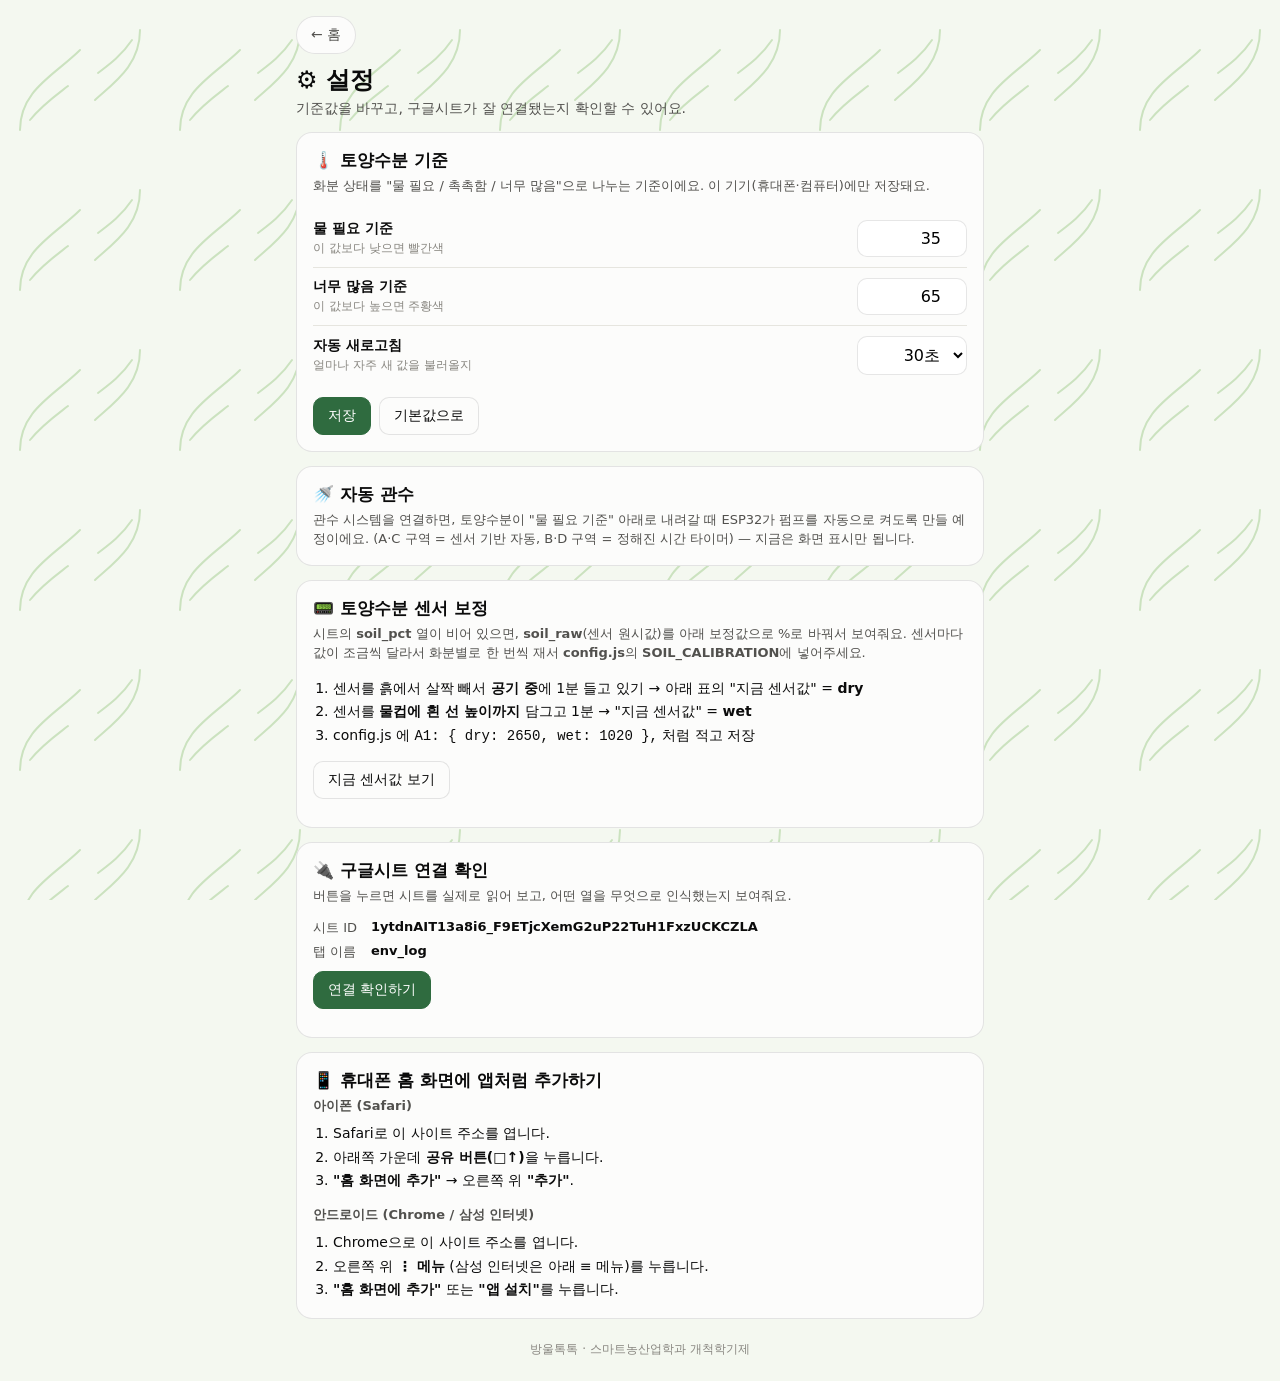
<file: bangultoktok/settings.html>
<!DOCTYPE html>
<html lang="ko">
<head>
<meta charset="UTF-8">
<meta name="viewport" content="width=device-width, initial-scale=1.0, viewport-fit=cover">
<title>설정 · 방울톡톡</title>
<meta name="theme-color" content="#2f6b3f">
<link rel="manifest" href="manifest.json">
<link rel="icon" href="icons/icon-192.png">
<link rel="apple-touch-icon" href="icons/apple-touch-icon.png">
<meta name="apple-mobile-web-app-capable" content="yes">
<meta name="mobile-web-app-capable" content="yes">
<meta name="apple-mobile-web-app-title" content="방울톡톡">
<link rel="stylesheet" href="style.css">
</head>
<body>

<div class="page-wrap" style="max-width:720px">
  <div class="top-bar">
    <a class="pill-link" href="index.html">← 홈</a>
  </div>

  <h1>⚙️ 설정</h1>
  <p class="desc">기준값을 바꾸고, 구글시트가 잘 연결됐는지 확인할 수 있어요.</p>

  <!-- 1. 기준값 -->
  <section class="panel">
    <h2>🌡️ 토양수분 기준</h2>
    <p class="hint">화분 상태를 "물 필요 / 촉촉함 / 너무 많음"으로 나누는 기준이에요. 이 기기(휴대폰·컴퓨터)에만 저장돼요.</p>

    <div class="field">
      <label for="dryMax">물 필요 기준<small>이 값보다 낮으면 빨간색</small></label>
      <input id="dryMax" type="number" inputmode="numeric" min="0" max="100" step="1">
    </div>
    <div class="field">
      <label for="wetMin">너무 많음 기준<small>이 값보다 높으면 주황색</small></label>
      <input id="wetMin" type="number" inputmode="numeric" min="0" max="100" step="1">
    </div>
    <div class="field">
      <label for="refreshSec">자동 새로고침<small>얼마나 자주 새 값을 불러올지</small></label>
      <select id="refreshSec">
        <option value="10">10초</option>
        <option value="30">30초</option>
        <option value="60">1분</option>
        <option value="300">5분</option>
      </select>
    </div>

    <div class="btn-row">
      <button class="btn primary" id="saveBtn">저장</button>
      <button class="btn" id="resetBtn">기본값으로</button>
      <span class="saved-msg" id="savedMsg"></span>
    </div>
  </section>

  <!-- 2. 자동 관수 (예정) -->
  <section class="panel">
    <h2>🚿 자동 관수</h2>
    <p class="hint" style="margin:0">
      관수 시스템을 연결하면, 토양수분이 "물 필요 기준" 아래로 내려갈 때 ESP32가 펌프를 자동으로 켜도록 만들 예정이에요.
      (A·C 구역 = 센서 기반 자동, B·D 구역 = 정해진 시간 타이머) — 지금은 화면 표시만 됩니다.
    </p>
  </section>

  <!-- 3. 센서 보정 -->
  <section class="panel" id="calibration">
    <h2>📟 토양수분 센서 보정</h2>
    <p class="hint">
      시트의 <b>soil_pct</b> 열이 비어 있으면, <b>soil_raw</b>(센서 원시값)를 아래 보정값으로 %로 바꿔서 보여줘요.
      센서마다 값이 조금씩 달라서 화분별로 한 번씩 재서 <b>config.js</b>의 <b>SOIL_CALIBRATION</b>에 넣어주세요.
    </p>
    <ol class="steps" style="margin-bottom:12px">
      <li>센서를 흙에서 살짝 빼서 <b>공기 중</b>에 1분 들고 있기 → 아래 표의 "지금 센서값" = <b>dry</b></li>
      <li>센서를 <b>물컵에 흰 선 높이까지</b> 담그고 1분 → "지금 센서값" = <b>wet</b></li>
      <li>config.js 에 <code>A1: { dry: 2650, wet: 1020 },</code> 처럼 적고 저장</li>
    </ol>
    <button class="btn" id="calBtn">지금 센서값 보기</button>
    <div id="calResult" style="margin-top:12px"></div>
  </section>

  <!-- 4. 연결 확인 -->
  <section class="panel">
    <h2>🔌 구글시트 연결 확인</h2>
    <p class="hint">버튼을 누르면 시트를 실제로 읽어 보고, 어떤 열을 무엇으로 인식했는지 보여줘요.</p>
    <dl class="kv">
      <dt>시트 ID</dt><dd id="cfgId"></dd>
      <dt>탭 이름</dt><dd id="cfgTab"></dd>
    </dl>
    <button class="btn primary" id="testBtn">연결 확인하기</button>
    <div id="testResult" style="margin-top:12px"></div>
  </section>

  <!-- 5. 휴대폰 홈 화면에 추가 -->
  <section class="panel">
    <h2>📱 휴대폰 홈 화면에 앱처럼 추가하기</h2>
    <p class="hint" style="margin-bottom:6px"><b>아이폰 (Safari)</b></p>
    <ol class="steps">
      <li>Safari로 이 사이트 주소를 엽니다.</li>
      <li>아래쪽 가운데 <b>공유 버튼(□↑)</b>을 누릅니다.</li>
      <li><b>"홈 화면에 추가"</b> → 오른쪽 위 <b>"추가"</b>.</li>
    </ol>
    <p class="hint" style="margin:12px 0 6px"><b>안드로이드 (Chrome / 삼성 인터넷)</b></p>
    <ol class="steps">
      <li>Chrome으로 이 사이트 주소를 엽니다.</li>
      <li>오른쪽 위 <b>⋮ 메뉴</b> (삼성 인터넷은 아래 ≡ 메뉴)를 누릅니다.</li>
      <li><b>"홈 화면에 추가"</b> 또는 <b>"앱 설치"</b>를 누릅니다.</li>
    </ol>
  </section>

  <footer>방울톡톡 · 스마트농산업학과 개척학기제</footer>
</div>

<script src="config.js"></script>
<script src="data.js"></script>
<script>
const $ = (id) => document.getElementById(id);

function fillForm(s) {
  $("dryMax").value = s.dryMax;
  $("wetMin").value = s.wetMin;
  $("refreshSec").value = String(s.refreshSec);
}
fillForm(getSettings());

$("saveBtn").addEventListener("click", () => {
  const dryMax = Number($("dryMax").value);
  const wetMin = Number($("wetMin").value);
  const refreshSec = Number($("refreshSec").value);
  if (!(dryMax >= 0 && dryMax <= 100 && wetMin >= 0 && wetMin <= 100)) {
    $("savedMsg").textContent = "0~100 사이 숫자를 넣어주세요"; return;
  }
  if (dryMax >= wetMin) {
    $("savedMsg").textContent = "'물 필요 기준'이 '너무 많음 기준'보다 작아야 해요"; return;
  }
  const ok = saveSettings({ dryMax, wetMin, refreshSec });
  $("savedMsg").textContent = ok ? "✓ 저장했어요" : "이 브라우저에서는 저장이 안 돼요 (개인정보 보호 모드인지 확인)";
});

$("resetBtn").addEventListener("click", () => {
  resetSettings();
  fillForm(getSettings());
  $("savedMsg").textContent = "✓ 기본값으로 돌렸어요";
});

$("calBtn").addEventListener("click", async () => {
  const out = $("calResult");
  out.innerHTML = `<p class="desc">불러오는 중...</p>`;
  try {
    const data = await fetchLatestByPot();
    out.innerHTML = `
      <div class="table-wrap"><table class="data-table">
        <thead><tr><th>화분</th><th>지금 센서값</th><th>보정값 (dry / wet)</th><th>계산된 %</th><th>측정</th></tr></thead>
        <tbody>${POT_IDS.map((id) => {
          const d = data[id];
          const c = SOIL_CALIBRATION[id];
          return `<tr>
            <td><b>${id}</b></td>
            <td>${d?.soilRaw ?? "-"}</td>
            <td>${c ? `${c.dry} / ${c.wet}` : `<span style="color:var(--warning-ink)">미입력 (기본 ${SOIL_CALIBRATION_DEFAULT.dry} / ${SOIL_CALIBRATION_DEFAULT.wet})</span>`}</td>
            <td>${d?.soil != null ? d.soil.toFixed(1) + "%" : "-"}</td>
            <td>${d?.time ? formatAgo(d.time) : "-"}</td>
          </tr>`;
        }).join("")}</tbody>
      </table></div>
      <p class="desc" style="margin-top:6px">센서를 공기/물에 넣은 뒤 1분쯤 기다렸다가 다시 누르면 새 값이 나와요.</p>`;
  } catch (e) {
    out.innerHTML = `<div class="alert critical">❌ ${escapeHtml(e.message)}</div>`;
  }
});

$("cfgId").textContent = isConfigured() ? CONFIG.SHEET_ID : "아직 안 넣었어요 (config.js 수정 필요)";
$("cfgTab").textContent = CONFIG.SHEET_NAME;

$("testBtn").addEventListener("click", async () => {
  const out = $("testResult");
  out.innerHTML = `<div class="alert warning">확인 중...</div>`;
  try {
    const { records, detected, rowCount, totalRows } = await fetchRecords(30);
    const { format, map, wide, labels } = detected;

    const mapRows = [];
    if (format === "wide") {
      Object.entries(wide).forEach(([pot, i]) => mapRows.push([`화분 ${pot} 토양수분`, labels[i] || `${i + 1}번째 열`]));
    }
    Object.entries(map).forEach(([key, i]) => mapRows.push([KEY_LABELS[key], labels[i] || `${i + 1}번째 열 (제목 없음)`]));

    const warnings = [];
    if (!records.length) warnings.push("시트는 읽었지만 화분 데이터로 바꿀 수 있는 줄이 없어요. 아래 '찾은 열'이 맞는지 확인해 주세요.");
    if (map.time == null) warnings.push("시간 열을 찾지 못했어요. 첫 줄 제목에 '시간' 또는 'timestamp'를 넣어주세요.");
    if (records.some((r) => r.soilSource === "pct" && r.soil > 100)) warnings.push("토양수분 % 값이 100보다 커요. 센서 원시값이 % 열에 들어가 있는 건 아닌지 확인해 주세요.");
    const rawUsed = records.some((r) => r.soilSource === "raw");
    if (rawUsed) warnings.push(`토양수분 % 열(${escapeHtml(labels[map.soilPct] || "soil_pct")})이 비어 있어서, 센서 원시값(${escapeHtml(labels[map.soilRaw] || "soil_raw")})을 보정값으로 %로 바꿔서 보여줘요. 위의 '센서 보정'을 꼭 해주세요.`);
    const cells = (totalRows || 0) * detected.labels.length;
    if (cells > 7000000) warnings.push(`시트에 데이터가 약 ${Math.round(totalRows / 10000)}만 줄(셀 약 ${Math.round(cells / 10000)}만 개) 쌓였어요. 구글시트 한 파일의 한도는 1,000만 셀이라 곧 더 이상 기록이 안 될 수 있어요.`);
    const unknown = [...new Set(records.map((r) => r.pot).filter((p) => !POT_CONFIG[p]))];
    if (unknown.length) warnings.push(`화분 이름을 알 수 없어요: ${unknown.map(escapeHtml).join(", ")} (A1~D2 형식이어야 해요)`);
    const found = new Set(records.map((r) => r.pot).filter((p) => POT_CONFIG[p]));

    out.innerHTML = `
      <div class="alert good">✅ <b>연결 성공!</b> 시트 전체 ${totalRows ? totalRows.toLocaleString() + "줄 중 " : ""}최근 ${rowCount}줄을 읽었고, 화분 ${found.size}개의 데이터를 찾았어요.
        <br>시트 모양: ${format === "wide" ? "한 줄에 여러 화분 (A1, A2... 열)" : "한 줄에 화분 하나"}</div>
      ${warnings.map((w) => `<div class="alert warning" style="margin-top:8px">⚠️ ${w}</div>`).join("")}
      <p class="hint" style="margin:14px 0 6px"><b>찾은 열</b></p>
      <div class="table-wrap"><table class="data-table">
        <thead><tr><th>항목</th><th>시트의 열 제목</th></tr></thead>
        <tbody>${mapRows.map(([a, b]) => `<tr><td>${a}</td><td>${escapeHtml(b)}</td></tr>`).join("")}</tbody>
      </table></div>
      <p class="hint" style="margin:14px 0 6px"><b>최근 데이터 5개 (변환된 결과)</b></p>
      <div class="table-wrap"><table class="data-table">
        <thead><tr><th>시간</th><th>화분</th><th>토양수분</th><th>온도</th><th>습도</th><th>조도</th></tr></thead>
        <tbody>${records.slice(-5).reverse().map((r) => `
          <tr><td>${escapeHtml(formatTime(r.time, r.timestamp))}</td><td>${escapeHtml(r.pot)}</td>
          <td>${r.soil ?? "-"}${r.soilSource === "raw" ? ` <small>(센서 ${r.soilRaw})</small>` : ""}</td><td>${r.temp ?? "-"}</td><td>${r.humidity ?? "-"}</td><td>${r.light ?? "-"}</td></tr>`).join("")}
        </tbody>
      </table></div>`;
  } catch (err) {
    out.innerHTML = `
      <div class="alert critical">❌ <b>연결 실패:</b> ${escapeHtml(err.message)}</div>
      <p class="hint" style="margin:12px 0 4px"><b>이렇게 확인해 보세요</b></p>
      <ol class="steps">
        <li><b>config.js</b> 의 SHEET_ID 가 시트 주소의 /d/ 와 /edit 사이 문자열과 같은지</li>
        <li>시트 오른쪽 위 <b>공유</b> → 일반 액세스가 <b>"링크가 있는 모든 사용자" + "뷰어"</b>인지</li>
        <li>SHEET_NAME 이 시트 아래 탭 이름과 <b>글자 하나까지</b> 같은지 (띄어쓰기 포함)</li>
        <li>파일을 더블클릭으로 연 게 아니라 <b>Live Server</b> 또는 GitHub Pages 주소로 열었는지</li>
      </ol>`;
  }
});
</script>
</body>
</html>
</file>
<file: style.css>
/* ============================================================
   방울톡톡 공통 스타일 (모든 화면이 함께 사용)
   ============================================================ */
:root {
  --surface: #fcfcfb;
  --page: #f4f8f0;
  --ink: #0b0b0b;
  --ink-2: #52514e;
  --ink-3: #898781;
  --line: #e6e5df;
  --border: rgba(11, 11, 11, 0.10);

  --brand: #2f6b3f;
  --brand-soft: #eaf5e6;

  --good: #0ca30c;     --good-bg: #eaf7ea;     --good-ink: #006300;
  --serious: #ec835a;  --serious-bg: #fdf0ea;  --serious-ink: #a64a22;
  --critical: #d03b3b; --critical-bg: #fdeceb; --critical-ink: #b02a2a;
  --warning: #fab219;  --warning-bg: #fff6e0;  --warning-ink: #8a5a00;
}

* { box-sizing: border-box; }
[hidden] { display: none !important; }
html, body { margin: 0; padding: 0; }

body {
  font-family: "Pretendard", "Apple SD Gothic Neo", "Malgun Gothic", system-ui, sans-serif;
  color: var(--ink);
  background: var(--page);
  min-height: 100vh;
  -webkit-tap-highlight-color: transparent;
}

/* 은은한 잎사귀 무늬 배경 */
body::before {
  content: "";
  position: fixed;
  inset: 0;
  z-index: -1;
  background-color: var(--page);
  background-image: url("data:image/svg+xml,%3Csvg xmlns='http://www.w3.org/2000/svg' width='160' height='160' viewBox='0 0 160 160'%3E%3Cg fill='none' stroke='%23c7dfba' stroke-width='2' stroke-linecap='round'%3E%3Cpath d='M20 130 C20 90 55 75 80 50'/%3E%3Cpath d='M30 120 C42 105 55 96 68 86'/%3E%3Cpath d='M140 30 C140 65 115 82 95 100'/%3E%3Cpath d='M132 40 C122 55 110 64 98 73'/%3E%3C/g%3E%3C/svg%3E");
  background-size: 160px 160px;
  opacity: 0.9;
}

a { color: inherit; text-decoration: none; }
button { font: inherit; }

.page-wrap {
  max-width: 1100px;
  margin: 0 auto;
  padding: max(16px, env(safe-area-inset-top)) 16px max(24px, env(safe-area-inset-bottom));
}

/* ---------- 상단 바 ---------- */
.top-bar {
  display: flex;
  align-items: center;
  justify-content: space-between;
  gap: 10px;
  margin-bottom: 10px;
}

.pill-link {
  display: inline-flex;
  align-items: center;
  gap: 4px;
  font-size: 14px;
  color: var(--ink-2);
  border: 1px solid var(--border);
  background: var(--surface);
  padding: 8px 14px;
  border-radius: 20px;
  min-height: 38px;
}
.pill-link:hover { background: var(--brand-soft); }

h1 { margin: 0 0 4px; font-size: 24px; }
.desc { color: var(--ink-2); font-size: 14px; margin: 0 0 14px; }

/* ---------- 홈 ---------- */
.home-wrap {
  max-width: 640px;
  margin: 0 auto;
  padding: max(40px, env(safe-area-inset-top)) 16px 32px;
  text-align: center;
}
.home-hero svg { width: 92px; height: 92px; }
.home-hero h1 { font-size: 30px; margin: 10px 0 4px; }
.home-tagline { color: var(--ink-2); font-size: 15px; margin: 0 0 18px; }

.home-summary {
  display: inline-flex;
  flex-wrap: wrap;
  justify-content: center;
  gap: 6px 12px;
  font-size: 14px;
  background: var(--surface);
  border: 1px solid var(--border);
  border-radius: 999px;
  padding: 8px 16px;
  margin-bottom: 26px;
  color: var(--ink-2);
}
.home-summary b { color: var(--ink); }

.home-nav { display: grid; grid-template-columns: 1fr 1fr; gap: 14px; }

.nav-card {
  display: block;
  background: var(--surface);
  border: 1px solid var(--border);
  border-radius: 18px;
  padding: 26px 18px;
  transition: transform .15s ease, box-shadow .15s ease;
}
.nav-card:hover { transform: translateY(-2px); box-shadow: 0 8px 20px rgba(47,107,63,.12); }
.nav-card-icon { font-size: 34px; margin-bottom: 8px; }
.nav-card-title { font-size: 17px; font-weight: 700; margin-bottom: 6px; }
.nav-card-desc { font-size: 13px; color: var(--ink-2); line-height: 1.45; }

.home-footer-links { margin-top: 22px; }

/* ---------- 상태 표시줄 ---------- */
.status-bar {
  display: flex;
  flex-wrap: wrap;
  align-items: center;
  gap: 6px 12px;
  font-size: 13px;
  color: var(--ink-2);
  background: var(--surface);
  border: 1px solid var(--border);
  border-radius: 12px;
  padding: 10px 12px;
  margin-bottom: 12px;
}
.status-dot { display: inline-block; width: 9px; height: 9px; border-radius: 50%; margin-right: 6px; background: #bbb; vertical-align: 1px; }
.status-dot.live { background: var(--good); }
.status-dot.demo { background: var(--warning); }
.status-dot.error { background: var(--critical); }

.btn {
  border: 1px solid var(--border);
  background: var(--surface);
  border-radius: 10px;
  padding: 8px 14px;
  min-height: 38px;
  font-size: 14px;
  cursor: pointer;
  color: var(--ink);
}
.btn:hover { background: var(--brand-soft); }
.btn.primary { background: var(--brand); color: #fff; border-color: var(--brand); }
.btn.primary:hover { background: #255732; }
.btn.active { background: var(--brand); color: #fff; border-color: var(--brand); }
.status-bar .btn { margin-left: auto; padding: 6px 12px; min-height: 34px; font-size: 13px; }

/* ---------- 알림 배너 ---------- */
.alerts { display: grid; gap: 8px; margin-bottom: 12px; }
.alert {
  border-radius: 12px;
  padding: 12px 14px;
  font-size: 14px;
  line-height: 1.45;
  border: 1px solid transparent;
}
.alert b { font-weight: 700; }
.alert.critical { background: var(--critical-bg); color: var(--critical-ink); border-color: #f5c9c6; }
.alert.serious  { background: var(--serious-bg);  color: var(--serious-ink);  border-color: #f6d3c4; }
.alert.good     { background: var(--good-bg);     color: var(--good-ink);     border-color: #c9e9c9; }
.alert.warning  { background: var(--warning-bg);  color: var(--warning-ink);  border-color: #f6e0a8; }

/* ---------- 범례 ---------- */
.legend { display: flex; flex-wrap: wrap; gap: 6px 14px; margin: 0 0 14px; font-size: 12px; color: var(--ink-2); }
.legend span { display: flex; align-items: center; gap: 5px; }
.legend i { width: 10px; height: 10px; border-radius: 3px; display: inline-block; }

/* ---------- 나의 식물: 화분 카드 ---------- */
.grid { display: grid; grid-template-columns: repeat(auto-fill, minmax(220px, 1fr)); gap: 12px; }

.card {
  background: var(--surface);
  border: 1px solid var(--border);
  border-radius: 16px;
  padding: 14px;
  text-align: center;
}
.card.dry { border-color: #f1b9b5; box-shadow: 0 0 0 1px #f1b9b5 inset; }

.card-top { display: flex; flex-wrap: wrap; justify-content: space-between; align-items: center; gap: 4px; text-align: left; }
.pot-id { font-size: 17px; font-weight: 700; }
.group-tag { font-size: 11px; color: var(--ink-2); background: var(--brand-soft); padding: 2px 8px; border-radius: 10px; white-space: nowrap; }

.gauge { width: 100%; max-width: 130px; height: auto; display: block; margin: 6px auto 2px; }
.gauge-value { font-size: 22px; font-weight: 700; fill: var(--ink); }
.gauge-unit { font-size: 12px; font-weight: 600; fill: var(--ink-2); }
.gauge-sub { font-size: 10px; fill: var(--ink-3); }

.status-badge { display: inline-block; font-size: 12.5px; font-weight: 700; padding: 4px 10px; border-radius: 12px; margin: 4px 0 8px; }
.status-badge.dry { color: var(--critical-ink); background: var(--critical-bg); }
.status-badge.optimal { color: var(--good-ink); background: var(--good-bg); }
.status-badge.wet { color: var(--serious-ink); background: var(--serious-bg); }
.status-badge.unknown { color: var(--ink-3); background: #f2f1ee; }

.sub-values { display: flex; justify-content: center; flex-wrap: wrap; gap: 2px 10px; font-size: 12px; color: var(--ink-2); margin-bottom: 6px; }

.meta-row {
  display: flex;
  flex-wrap: wrap;
  justify-content: space-between;
  gap: 2px 8px;
  font-size: 12px;
  color: var(--ink-2);
  border-top: 1px solid var(--line);
  padding-top: 8px;
  text-align: left;
}
.meta-row .pumping { color: #1c5cab; font-weight: 700; }
.meta-row .old { color: var(--critical-ink); font-weight: 700; }

/* ---------- 기록 화면 ---------- */
.range-toggle { display: flex; flex-wrap: wrap; gap: 8px; margin-bottom: 14px; }
.records-grid { display: grid; grid-template-columns: repeat(auto-fill, minmax(290px, 1fr)); gap: 12px; margin-bottom: 20px; }
.record-card { background: var(--surface); border: 1px solid var(--border); border-radius: 16px; padding: 14px; }
.record-card-top { display: flex; justify-content: space-between; align-items: center; margin-bottom: 6px; gap: 6px; }

.chart-box { position: relative; }
.trend { width: 100%; height: auto; display: block; touch-action: pan-y; }
.axis-label { font-size: 9px; fill: var(--ink-3); }
.chart-empty { height: 120px; display: flex; align-items: center; justify-content: center; color: var(--ink-3); font-size: 13px; }
.chart-tip {
  position: absolute;
  top: -6px;
  background: var(--ink);
  color: #fff;
  font-size: 12px;
  padding: 4px 8px;
  border-radius: 6px;
  white-space: nowrap;
  pointer-events: none;
}

.stat-row { display: grid; grid-template-columns: repeat(4, 1fr); gap: 4px; font-size: 12px; color: var(--ink-2); border-top: 1px solid var(--line); margin-top: 8px; padding-top: 8px; text-align: center; }
.stat-row b { display: block; color: var(--ink); font-size: 14px; margin-top: 2px; }

.table-wrap { overflow-x: auto; -webkit-overflow-scrolling: touch; border-radius: 12px; border: 1px solid var(--border); }
table.data-table { width: 100%; border-collapse: collapse; background: var(--surface); font-size: 13px; }
table.data-table th, table.data-table td { padding: 8px 10px; border-bottom: 1px solid var(--line); text-align: left; white-space: nowrap; font-variant-numeric: tabular-nums; }
table.data-table th { color: var(--ink-2); font-weight: 600; background: var(--brand-soft); }

/* ---------- 설정 화면 ---------- */
.panel { background: var(--surface); border: 1px solid var(--border); border-radius: 16px; padding: 16px; margin-bottom: 14px; }
.panel h2 { font-size: 17px; margin: 0 0 4px; }
.panel .hint { font-size: 13px; color: var(--ink-2); margin: 0 0 14px; line-height: 1.5; }
.field { display: grid; grid-template-columns: 1fr auto; align-items: center; gap: 10px; padding: 10px 0; border-top: 1px solid var(--line); }
.field:first-of-type { border-top: none; }
.field label { font-size: 14px; font-weight: 600; }
.field small { display: block; font-weight: 400; color: var(--ink-3); font-size: 12px; margin-top: 2px; }
.field input, .field select {
  width: 110px;
  font: inherit;
  font-size: 16px;   /* 16px 미만이면 아이폰이 확대해버림 */
  padding: 8px 10px;
  border: 1px solid var(--border);
  border-radius: 10px;
  background: #fff;
  text-align: right;
}
.btn-row { display: flex; flex-wrap: wrap; gap: 8px; margin-top: 12px; align-items: center; }
.saved-msg { font-size: 13px; color: var(--good-ink); }
.kv { display: grid; grid-template-columns: auto 1fr; gap: 6px 14px; font-size: 13px; margin: 10px 0; }
.kv dt { color: var(--ink-2); }
.kv dd { margin: 0; font-weight: 600; word-break: break-all; }
.steps { margin: 6px 0 0; padding-left: 20px; font-size: 14px; line-height: 1.7; }

footer { margin: 22px auto 0; font-size: 12px; color: var(--ink-3); text-align: center; }


/* ---------- 환경(온도·습도·햇빛) ---------- */
.env-tiles { display: grid; grid-template-columns: repeat(4, 1fr); gap: 10px; margin-bottom: 14px; }
.env-tile { background: var(--surface); border: 1px solid var(--border); border-radius: 14px; padding: 12px 14px; }
.env-label { font-size: 12.5px; color: var(--ink-2); }
.env-value { font-size: 24px; font-weight: 700; margin-top: 2px; }
.env-value small { font-size: 13px; font-weight: 600; color: var(--ink-2); margin-left: 2px; }
.env-sub { font-size: 11.5px; color: var(--ink-3); margin-top: 2px; }

.section-title { font-size: 18px; margin: 26px 0 4px; }
.jump-links { display: flex; flex-wrap: wrap; gap: 8px; margin-bottom: 12px; }
.env-grid { display: grid; grid-template-columns: repeat(auto-fill, minmax(290px, 1fr)); gap: 12px; margin-bottom: 20px; }
.chart-legend { display: flex; flex-wrap: wrap; gap: 4px 12px; font-size: 12px; color: var(--ink-2); margin: 0 0 4px; }
.chart-legend i { display: inline-block; width: 12px; height: 3px; border-radius: 2px; vertical-align: middle; margin-right: 4px; }
.chart-current { font-size: 13px; color: var(--ink-2); }
.chart-current b { color: var(--ink); font-size: 15px; }
.tip-key { display: inline-block; width: 8px; height: 8px; border-radius: 2px; margin-right: 5px; }
.tip-time { color: #c3c2b7; font-size: 11px; }

@media (max-width: 760px) {
  .env-tiles { grid-template-columns: 1fr 1fr; }
}

/* ---------- 휴대폰 ---------- */
@media (max-width: 560px) {
  h1 { font-size: 21px; }
  .home-nav { grid-template-columns: 1fr; }
  .nav-card { padding: 20px 16px; display: grid; grid-template-columns: auto 1fr; text-align: left; gap: 2px 14px; align-items: center; }
  .nav-card-icon { grid-row: span 2; margin: 0; font-size: 30px; }
  .nav-card-title { margin: 0; }
  .grid { grid-template-columns: 1fr 1fr; gap: 10px; }
  .card { padding: 12px 10px; }
  .group-tag { font-size: 10px; padding: 2px 6px; }
  .gauge { max-width: 112px; }
  .records-grid { grid-template-columns: 1fr; }
}

/* ---------- 급수 관리 ---------- */
.key-row { display: flex; flex-wrap: wrap; gap: 8px; align-items: center; }
.key-row input {
  flex: 1 1 200px; font: inherit; font-size: 16px; padding: 9px 12px;
  border: 1px solid var(--border); border-radius: 10px; background: #fff;
}
.dev { font-size: 12.5px; }
.dev.on { color: var(--good-ink); }
.dev.off { color: var(--ink-3); }
.opt-tag { font-size: 12px; font-weight: 600; color: var(--brand); background: var(--brand-soft); padding: 2px 8px; border-radius: 10px; vertical-align: 3px; }

.water-grid { margin-bottom: 8px; }
.water-card { display: flex; flex-direction: column; gap: 8px; }
.water-card.no-pump { opacity: .72; }
.water-soil { display: flex; align-items: baseline; justify-content: center; gap: 8px; margin-top: 2px; }
.water-soil b { font-size: 26px; }
.water-soil span { font-size: 12.5px; color: var(--ink-2); }
.seg { display: grid; grid-template-columns: repeat(4, 1fr); gap: 4px; background: #f1f0ec; padding: 3px; border-radius: 10px; }
.seg-btn { border: 0; background: transparent; border-radius: 8px; padding: 7px 0; font-size: 13px; cursor: pointer; color: var(--ink-2); min-height: 34px; }
.seg-btn.on { background: #fff; color: var(--ink); font-weight: 700; box-shadow: 0 1px 2px rgba(0,0,0,.12); }
.water-btn { width: 100%; min-height: 44px; font-size: 15px; font-weight: 700; }
.btn:disabled { opacity: .45; cursor: not-allowed; }
.no-pump-msg { font-size: 13px; color: var(--ink-3); padding: 12px 0; border: 1px dashed var(--line); border-radius: 10px; }
.cmd-state { font-size: 12.5px; border-radius: 10px; padding: 7px 8px; line-height: 1.5; }
.cmd-state small { display: block; color: var(--ink-3); font-size: 11.5px; }
.cmd-state.wait { background: #e8f0fb; color: #1c4f94; }
.cmd-state.done { background: var(--good-bg); color: var(--good-ink); }
.cmd-state.warn { background: var(--warning-bg); color: var(--warning-ink); }
.cmd-state.bad { background: var(--critical-bg); color: var(--critical-ink); }
.cmd-state.muted { background: #f2f1ee; color: var(--ink-3); }
.link-btn { border: 0; background: none; color: inherit; text-decoration: underline; cursor: pointer; font-size: 12.5px; padding: 0 4px; }

.auto-list { display: grid; grid-template-columns: repeat(auto-fill, minmax(300px, 1fr)); gap: 12px; margin-bottom: 8px; }
.auto-row { background: var(--surface); border: 1px solid var(--border); border-radius: 16px; padding: 14px; display: flex; flex-direction: column; gap: 10px; }
.auto-row.on { border-color: #9fd09f; box-shadow: 0 0 0 1px #9fd09f inset; }
.auto-head { display: flex; justify-content: space-between; align-items: center; gap: 8px; }
.auto-head > div { display: flex; flex-wrap: wrap; align-items: center; gap: 6px; }
.muted-tag { background: #f2f1ee; color: var(--ink-3); }
.auto-now { font-size: 13.5px; color: var(--ink-2); line-height: 1.5; }
.auto-fields { display: grid; grid-template-columns: repeat(3, 1fr); gap: 8px; }
.auto-fields label { display: flex; flex-direction: column; gap: 4px; font-size: 12px; color: var(--ink-2); }
.auto-fields input { font: inherit; font-size: 16px; padding: 8px; border: 1px solid var(--border); border-radius: 10px; background: #fff; width: 100%; text-align: right; }
.auto-foot { display: flex; flex-wrap: wrap; justify-content: space-between; align-items: center; gap: 8px; min-height: 20px; }
.btn-pair { display: inline-flex; gap: 6px; }
.hint-line { font-size: 12px; color: var(--ink-3); }
.alert.small { font-size: 12.5px; padding: 8px 10px; }

.switch { position: relative; display: inline-block; width: 50px; height: 28px; flex: none; }
.switch input { opacity: 0; width: 0; height: 0; }
.switch .slider { position: absolute; inset: 0; background: #d5d4cf; border-radius: 28px; transition: background .15s; cursor: pointer; }
.switch .slider::before { content: ""; position: absolute; width: 22px; height: 22px; left: 3px; top: 3px; background: #fff; border-radius: 50%; transition: transform .15s; box-shadow: 0 1px 2px rgba(0,0,0,.2); }
.switch input:checked + .slider { background: var(--good); }
.switch input:checked + .slider::before { transform: translateX(22px); }
.switch input:disabled + .slider { opacity: .5; cursor: not-allowed; }
.switch input:focus-visible + .slider { outline: 2px solid var(--brand); outline-offset: 2px; }

@media (max-width: 560px) {
  .auto-list { grid-template-columns: 1fr; }
  .water-soil b { font-size: 22px; }
  .seg-btn { font-size: 12px; }
}

/* ---------- 예약 급수 ---------- */
.sched-form { margin-bottom: 10px; }
.sched-grid { display: grid; grid-template-columns: 1fr 1.2fr 1fr 1.2fr; gap: 10px; }
.sched-grid label { display: flex; flex-direction: column; gap: 4px; font-size: 12px; color: var(--ink-2); }
.sched-grid select, .sched-grid input {
  font: inherit; font-size: 16px; padding: 8px; border: 1px solid var(--border); border-radius: 10px; background: #fff; width: 100%; min-height: 40px;
}
.seg-2 { grid-template-columns: 1fr 1fr; }
.day-chips { display: flex; flex-wrap: wrap; gap: 6px; margin-top: 10px; }
.day-chip { border: 1px solid var(--border); background: #fff; border-radius: 999px; min-width: 42px; min-height: 36px; font-size: 14px; cursor: pointer; color: var(--ink-2); }
.day-chip.on { background: var(--brand); border-color: var(--brand); color: #fff; font-weight: 700; }
.sched-foot { display: flex; flex-wrap: wrap; justify-content: space-between; align-items: center; gap: 8px; margin-top: 12px; }
.sched-list { display: grid; gap: 8px; margin-bottom: 8px; }
.sched-row { display: grid; grid-template-columns: auto 1fr auto auto; align-items: center; gap: 12px;
  background: var(--surface); border: 1px solid var(--border); border-radius: 14px; padding: 10px 14px; }
.sched-row.off { opacity: .6; }
.sched-desc { font-size: 14px; }
.small-btn { min-height: 34px; padding: 6px 10px; font-size: 13px; }
@media (max-width: 560px) {
  .sched-grid { grid-template-columns: 1fr 1fr; }
  .sched-row { grid-template-columns: auto 1fr auto; }
  .sched-row .small-btn { grid-column: 2 / -1; justify-self: end; }
}

/* ---------- 자동 급수 켜고 끄기 ---------- */
.sw-list { display: grid; grid-template-columns: repeat(auto-fill, minmax(300px, 1fr)); gap: 12px; margin-bottom: 8px; }
.sw-row { background: var(--surface); border: 1px solid var(--border); border-radius: 16px; padding: 12px 14px; display: flex; flex-direction: column; gap: 4px; }
.sw-head { display: flex; flex-wrap: wrap; align-items: center; gap: 6px; margin-bottom: 4px; }
.sw-item { display: flex; align-items: center; justify-content: space-between; gap: 10px; padding: 8px 0; border-top: 1px solid var(--line); }
.sw-text { display: flex; flex-direction: column; gap: 2px; min-width: 0; }
.sw-text b { font-size: 14px; }
.sw-item:not(.on) .sw-text b { color: var(--ink-3); }
.manual-tag { background: #e8f0fb; color: #1c4f94; }
@media (max-width: 560px) { .sw-list { grid-template-columns: 1fr; } }
</file>
<file: bangultoktok/style.css>
/* ============================================================
   방울톡톡 공통 스타일 (모든 화면이 함께 사용)
   ============================================================ */
:root {
  --surface: #fcfcfb;
  --page: #f4f8f0;
  --ink: #0b0b0b;
  --ink-2: #52514e;
  --ink-3: #898781;
  --line: #e6e5df;
  --border: rgba(11, 11, 11, 0.10);

  --brand: #2f6b3f;
  --brand-soft: #eaf5e6;

  --good: #0ca30c;     --good-bg: #eaf7ea;     --good-ink: #006300;
  --serious: #ec835a;  --serious-bg: #fdf0ea;  --serious-ink: #a64a22;
  --critical: #d03b3b; --critical-bg: #fdeceb; --critical-ink: #b02a2a;
  --warning: #fab219;  --warning-bg: #fff6e0;  --warning-ink: #8a5a00;
}

* { box-sizing: border-box; }
html, body { margin: 0; padding: 0; }

body {
  font-family: "Pretendard", "Apple SD Gothic Neo", "Malgun Gothic", system-ui, sans-serif;
  color: var(--ink);
  background: var(--page);
  min-height: 100vh;
  -webkit-tap-highlight-color: transparent;
}

/* 은은한 잎사귀 무늬 배경 */
body::before {
  content: "";
  position: fixed;
  inset: 0;
  z-index: -1;
  background-color: var(--page);
  background-image: url("data:image/svg+xml,%3Csvg xmlns='http://www.w3.org/2000/svg' width='160' height='160' viewBox='0 0 160 160'%3E%3Cg fill='none' stroke='%23c7dfba' stroke-width='2' stroke-linecap='round'%3E%3Cpath d='M20 130 C20 90 55 75 80 50'/%3E%3Cpath d='M30 120 C42 105 55 96 68 86'/%3E%3Cpath d='M140 30 C140 65 115 82 95 100'/%3E%3Cpath d='M132 40 C122 55 110 64 98 73'/%3E%3C/g%3E%3C/svg%3E");
  background-size: 160px 160px;
  opacity: 0.9;
}

a { color: inherit; text-decoration: none; }
button { font: inherit; }

.page-wrap {
  max-width: 1100px;
  margin: 0 auto;
  padding: max(16px, env(safe-area-inset-top)) 16px max(24px, env(safe-area-inset-bottom));
}

/* ---------- 상단 바 ---------- */
.top-bar {
  display: flex;
  align-items: center;
  justify-content: space-between;
  gap: 10px;
  margin-bottom: 10px;
}

.pill-link {
  display: inline-flex;
  align-items: center;
  gap: 4px;
  font-size: 14px;
  color: var(--ink-2);
  border: 1px solid var(--border);
  background: var(--surface);
  padding: 8px 14px;
  border-radius: 20px;
  min-height: 38px;
}
.pill-link:hover { background: var(--brand-soft); }

h1 { margin: 0 0 4px; font-size: 24px; }
.desc { color: var(--ink-2); font-size: 14px; margin: 0 0 14px; }

/* ---------- 홈 ---------- */
.home-wrap {
  max-width: 640px;
  margin: 0 auto;
  padding: max(40px, env(safe-area-inset-top)) 16px 32px;
  text-align: center;
}
.home-hero svg { width: 92px; height: 92px; }
.home-hero h1 { font-size: 30px; margin: 10px 0 4px; }
.home-tagline { color: var(--ink-2); font-size: 15px; margin: 0 0 18px; }

.home-summary {
  display: inline-flex;
  flex-wrap: wrap;
  justify-content: center;
  gap: 6px 12px;
  font-size: 14px;
  background: var(--surface);
  border: 1px solid var(--border);
  border-radius: 999px;
  padding: 8px 16px;
  margin-bottom: 26px;
  color: var(--ink-2);
}
.home-summary b { color: var(--ink); }

.home-nav { display: grid; grid-template-columns: 1fr 1fr; gap: 14px; }

.nav-card {
  display: block;
  background: var(--surface);
  border: 1px solid var(--border);
  border-radius: 18px;
  padding: 26px 18px;
  transition: transform .15s ease, box-shadow .15s ease;
}
.nav-card:hover { transform: translateY(-2px); box-shadow: 0 8px 20px rgba(47,107,63,.12); }
.nav-card-icon { font-size: 34px; margin-bottom: 8px; }
.nav-card-title { font-size: 17px; font-weight: 700; margin-bottom: 6px; }
.nav-card-desc { font-size: 13px; color: var(--ink-2); line-height: 1.45; }

.home-footer-links { margin-top: 22px; }

/* ---------- 상태 표시줄 ---------- */
.status-bar {
  display: flex;
  flex-wrap: wrap;
  align-items: center;
  gap: 6px 12px;
  font-size: 13px;
  color: var(--ink-2);
  background: var(--surface);
  border: 1px solid var(--border);
  border-radius: 12px;
  padding: 10px 12px;
  margin-bottom: 12px;
}
.status-dot { display: inline-block; width: 9px; height: 9px; border-radius: 50%; margin-right: 6px; background: #bbb; vertical-align: 1px; }
.status-dot.live { background: var(--good); }
.status-dot.demo { background: var(--warning); }
.status-dot.error { background: var(--critical); }

.btn {
  border: 1px solid var(--border);
  background: var(--surface);
  border-radius: 10px;
  padding: 8px 14px;
  min-height: 38px;
  font-size: 14px;
  cursor: pointer;
  color: var(--ink);
}
.btn:hover { background: var(--brand-soft); }
.btn.primary { background: var(--brand); color: #fff; border-color: var(--brand); }
.btn.primary:hover { background: #255732; }
.btn.active { background: var(--brand); color: #fff; border-color: var(--brand); }
.status-bar .btn { margin-left: auto; padding: 6px 12px; min-height: 34px; font-size: 13px; }

/* ---------- 알림 배너 ---------- */
.alerts { display: grid; gap: 8px; margin-bottom: 12px; }
.alert {
  border-radius: 12px;
  padding: 12px 14px;
  font-size: 14px;
  line-height: 1.45;
  border: 1px solid transparent;
}
.alert b { font-weight: 700; }
.alert.critical { background: var(--critical-bg); color: var(--critical-ink); border-color: #f5c9c6; }
.alert.serious  { background: var(--serious-bg);  color: var(--serious-ink);  border-color: #f6d3c4; }
.alert.good     { background: var(--good-bg);     color: var(--good-ink);     border-color: #c9e9c9; }
.alert.warning  { background: var(--warning-bg);  color: var(--warning-ink);  border-color: #f6e0a8; }

/* ---------- 범례 ---------- */
.legend { display: flex; flex-wrap: wrap; gap: 6px 14px; margin: 0 0 14px; font-size: 12px; color: var(--ink-2); }
.legend span { display: flex; align-items: center; gap: 5px; }
.legend i { width: 10px; height: 10px; border-radius: 3px; display: inline-block; }

/* ---------- 나의 식물: 화분 카드 ---------- */
.grid { display: grid; grid-template-columns: repeat(auto-fill, minmax(220px, 1fr)); gap: 12px; }

.card {
  background: var(--surface);
  border: 1px solid var(--border);
  border-radius: 16px;
  padding: 14px;
  text-align: center;
}
.card.dry { border-color: #f1b9b5; box-shadow: 0 0 0 1px #f1b9b5 inset; }

.card-top { display: flex; flex-wrap: wrap; justify-content: space-between; align-items: center; gap: 4px; text-align: left; }
.pot-id { font-size: 17px; font-weight: 700; }
.group-tag { font-size: 11px; color: var(--ink-2); background: var(--brand-soft); padding: 2px 8px; border-radius: 10px; white-space: nowrap; }

.gauge { width: 100%; max-width: 130px; height: auto; display: block; margin: 6px auto 2px; }
.gauge-value { font-size: 22px; font-weight: 700; fill: var(--ink); }
.gauge-unit { font-size: 12px; font-weight: 600; fill: var(--ink-2); }
.gauge-sub { font-size: 10px; fill: var(--ink-3); }

.status-badge { display: inline-block; font-size: 12.5px; font-weight: 700; padding: 4px 10px; border-radius: 12px; margin: 4px 0 8px; }
.status-badge.dry { color: var(--critical-ink); background: var(--critical-bg); }
.status-badge.optimal { color: var(--good-ink); background: var(--good-bg); }
.status-badge.wet { color: var(--serious-ink); background: var(--serious-bg); }
.status-badge.unknown { color: var(--ink-3); background: #f2f1ee; }

.sub-values { display: flex; justify-content: center; flex-wrap: wrap; gap: 2px 10px; font-size: 12px; color: var(--ink-2); margin-bottom: 6px; }

.meta-row {
  display: flex;
  flex-wrap: wrap;
  justify-content: space-between;
  gap: 2px 8px;
  font-size: 12px;
  color: var(--ink-2);
  border-top: 1px solid var(--line);
  padding-top: 8px;
  text-align: left;
}
.meta-row .pumping { color: #1c5cab; font-weight: 700; }
.meta-row .old { color: var(--critical-ink); font-weight: 700; }

/* ---------- 기록 화면 ---------- */
.range-toggle { display: flex; flex-wrap: wrap; gap: 8px; margin-bottom: 14px; }
.records-grid { display: grid; grid-template-columns: repeat(auto-fill, minmax(290px, 1fr)); gap: 12px; margin-bottom: 20px; }
.record-card { background: var(--surface); border: 1px solid var(--border); border-radius: 16px; padding: 14px; }
.record-card-top { display: flex; justify-content: space-between; align-items: center; margin-bottom: 6px; gap: 6px; }

.chart-box { position: relative; }
.trend { width: 100%; height: auto; display: block; touch-action: pan-y; }
.axis-label { font-size: 9px; fill: var(--ink-3); }
.chart-empty { height: 120px; display: flex; align-items: center; justify-content: center; color: var(--ink-3); font-size: 13px; }
.chart-tip {
  position: absolute;
  top: -6px;
  background: var(--ink);
  color: #fff;
  font-size: 12px;
  padding: 4px 8px;
  border-radius: 6px;
  white-space: nowrap;
  pointer-events: none;
}

.stat-row { display: grid; grid-template-columns: repeat(4, 1fr); gap: 4px; font-size: 12px; color: var(--ink-2); border-top: 1px solid var(--line); margin-top: 8px; padding-top: 8px; text-align: center; }
.stat-row b { display: block; color: var(--ink); font-size: 14px; margin-top: 2px; }

.table-wrap { overflow-x: auto; -webkit-overflow-scrolling: touch; border-radius: 12px; border: 1px solid var(--border); }
table.data-table { width: 100%; border-collapse: collapse; background: var(--surface); font-size: 13px; }
table.data-table th, table.data-table td { padding: 8px 10px; border-bottom: 1px solid var(--line); text-align: left; white-space: nowrap; font-variant-numeric: tabular-nums; }
table.data-table th { color: var(--ink-2); font-weight: 600; background: var(--brand-soft); }

/* ---------- 설정 화면 ---------- */
.panel { background: var(--surface); border: 1px solid var(--border); border-radius: 16px; padding: 16px; margin-bottom: 14px; }
.panel h2 { font-size: 17px; margin: 0 0 4px; }
.panel .hint { font-size: 13px; color: var(--ink-2); margin: 0 0 14px; line-height: 1.5; }
.field { display: grid; grid-template-columns: 1fr auto; align-items: center; gap: 10px; padding: 10px 0; border-top: 1px solid var(--line); }
.field:first-of-type { border-top: none; }
.field label { font-size: 14px; font-weight: 600; }
.field small { display: block; font-weight: 400; color: var(--ink-3); font-size: 12px; margin-top: 2px; }
.field input, .field select {
  width: 110px;
  font: inherit;
  font-size: 16px;   /* 16px 미만이면 아이폰이 확대해버림 */
  padding: 8px 10px;
  border: 1px solid var(--border);
  border-radius: 10px;
  background: #fff;
  text-align: right;
}
.btn-row { display: flex; flex-wrap: wrap; gap: 8px; margin-top: 12px; align-items: center; }
.saved-msg { font-size: 13px; color: var(--good-ink); }
.kv { display: grid; grid-template-columns: auto 1fr; gap: 6px 14px; font-size: 13px; margin: 10px 0; }
.kv dt { color: var(--ink-2); }
.kv dd { margin: 0; font-weight: 600; word-break: break-all; }
.steps { margin: 6px 0 0; padding-left: 20px; font-size: 14px; line-height: 1.7; }

footer { margin: 22px auto 0; font-size: 12px; color: var(--ink-3); text-align: center; }


/* ---------- 환경(온도·습도·햇빛) ---------- */
.env-tiles { display: grid; grid-template-columns: repeat(4, 1fr); gap: 10px; margin-bottom: 14px; }
.env-tile { background: var(--surface); border: 1px solid var(--border); border-radius: 14px; padding: 12px 14px; }
.env-label { font-size: 12.5px; color: var(--ink-2); }
.env-value { font-size: 24px; font-weight: 700; margin-top: 2px; }
.env-value small { font-size: 13px; font-weight: 600; color: var(--ink-2); margin-left: 2px; }
.env-sub { font-size: 11.5px; color: var(--ink-3); margin-top: 2px; }

.section-title { font-size: 18px; margin: 26px 0 4px; }
.jump-links { display: flex; flex-wrap: wrap; gap: 8px; margin-bottom: 12px; }
.env-grid { display: grid; grid-template-columns: repeat(auto-fill, minmax(290px, 1fr)); gap: 12px; margin-bottom: 20px; }
.chart-legend { display: flex; flex-wrap: wrap; gap: 4px 12px; font-size: 12px; color: var(--ink-2); margin: 0 0 4px; }
.chart-legend i { display: inline-block; width: 12px; height: 3px; border-radius: 2px; vertical-align: middle; margin-right: 4px; }
.chart-current { font-size: 13px; color: var(--ink-2); }
.chart-current b { color: var(--ink); font-size: 15px; }
.tip-key { display: inline-block; width: 8px; height: 8px; border-radius: 2px; margin-right: 5px; }
.tip-time { color: #c3c2b7; font-size: 11px; }

@media (max-width: 760px) {
  .env-tiles { grid-template-columns: 1fr 1fr; }
}

/* ---------- 휴대폰 ---------- */
@media (max-width: 560px) {
  h1 { font-size: 21px; }
  .home-nav { grid-template-columns: 1fr; }
  .nav-card { padding: 20px 16px; display: grid; grid-template-columns: auto 1fr; text-align: left; gap: 2px 14px; align-items: center; }
  .nav-card-icon { grid-row: span 2; margin: 0; font-size: 30px; }
  .nav-card-title { margin: 0; }
  .grid { grid-template-columns: 1fr 1fr; gap: 10px; }
  .card { padding: 12px 10px; }
  .group-tag { font-size: 10px; padding: 2px 6px; }
  .gauge { max-width: 112px; }
  .records-grid { grid-template-columns: 1fr; }
}
</file>
